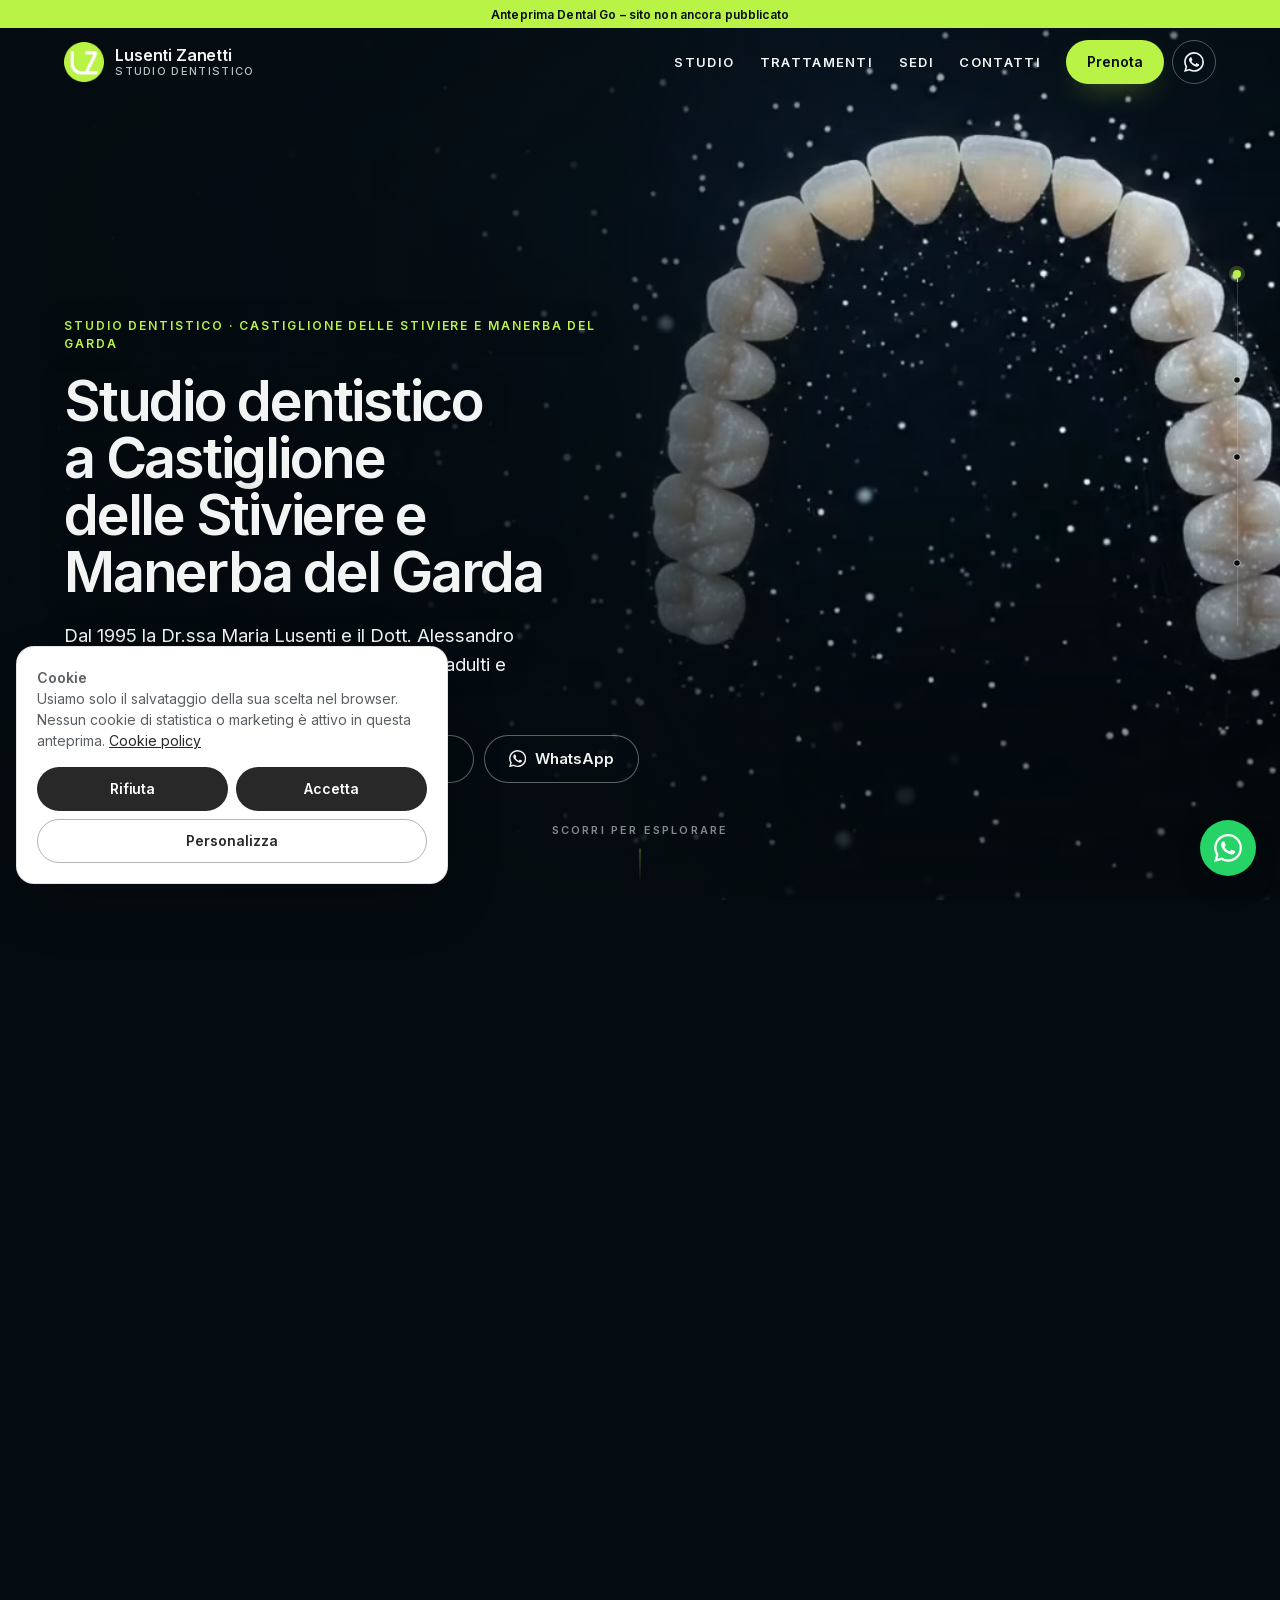
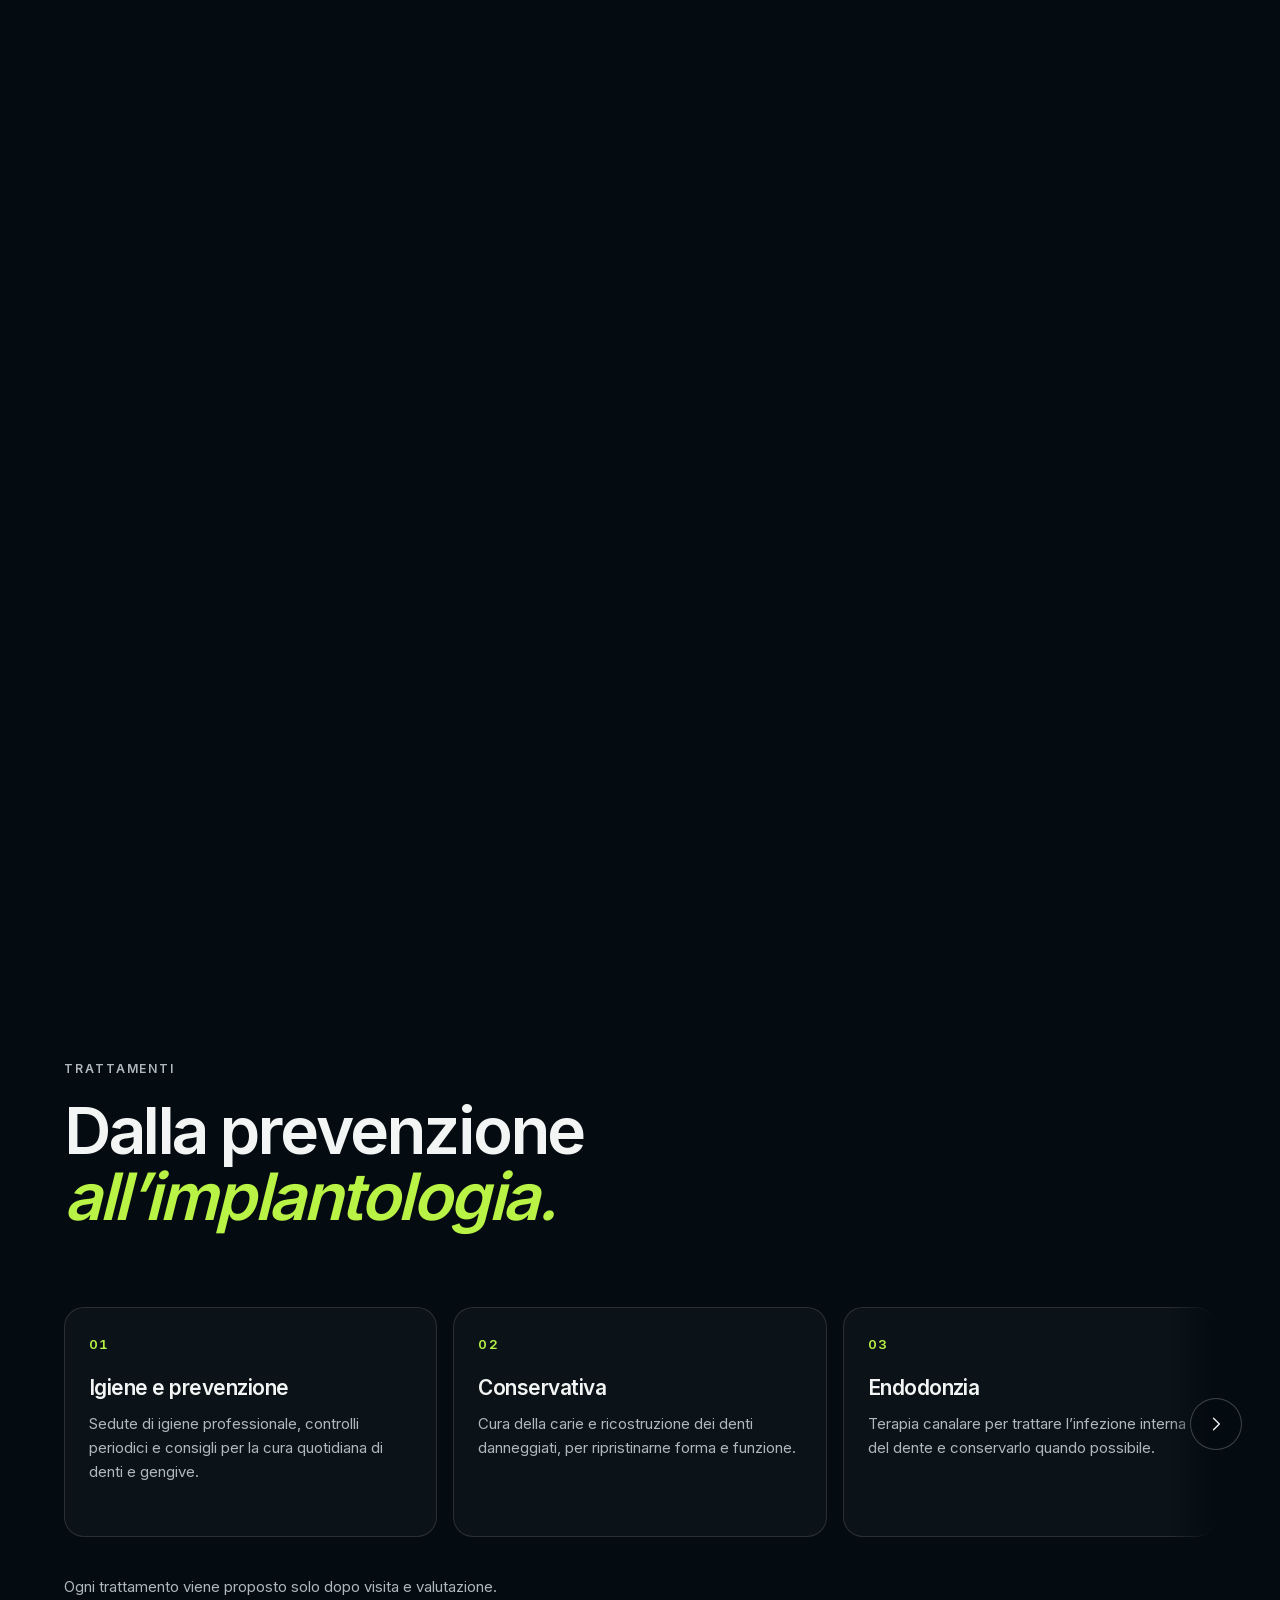
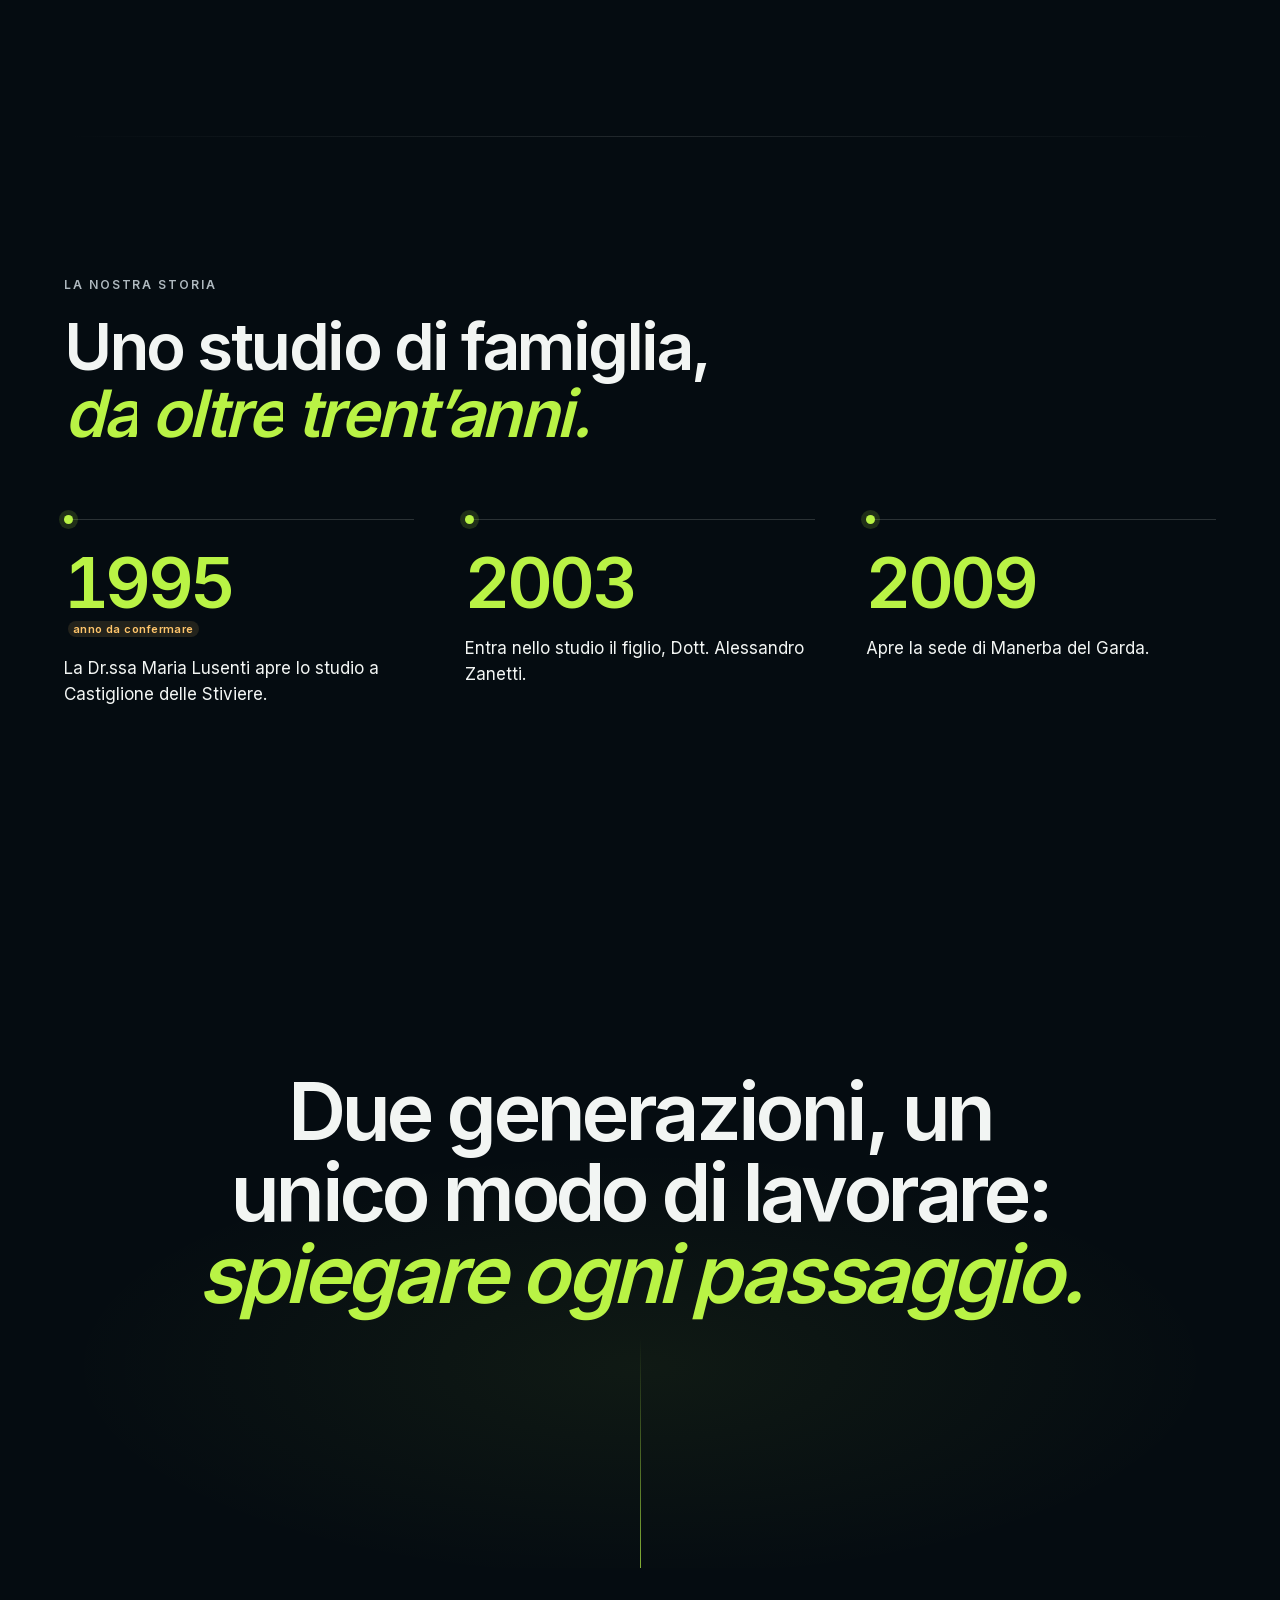
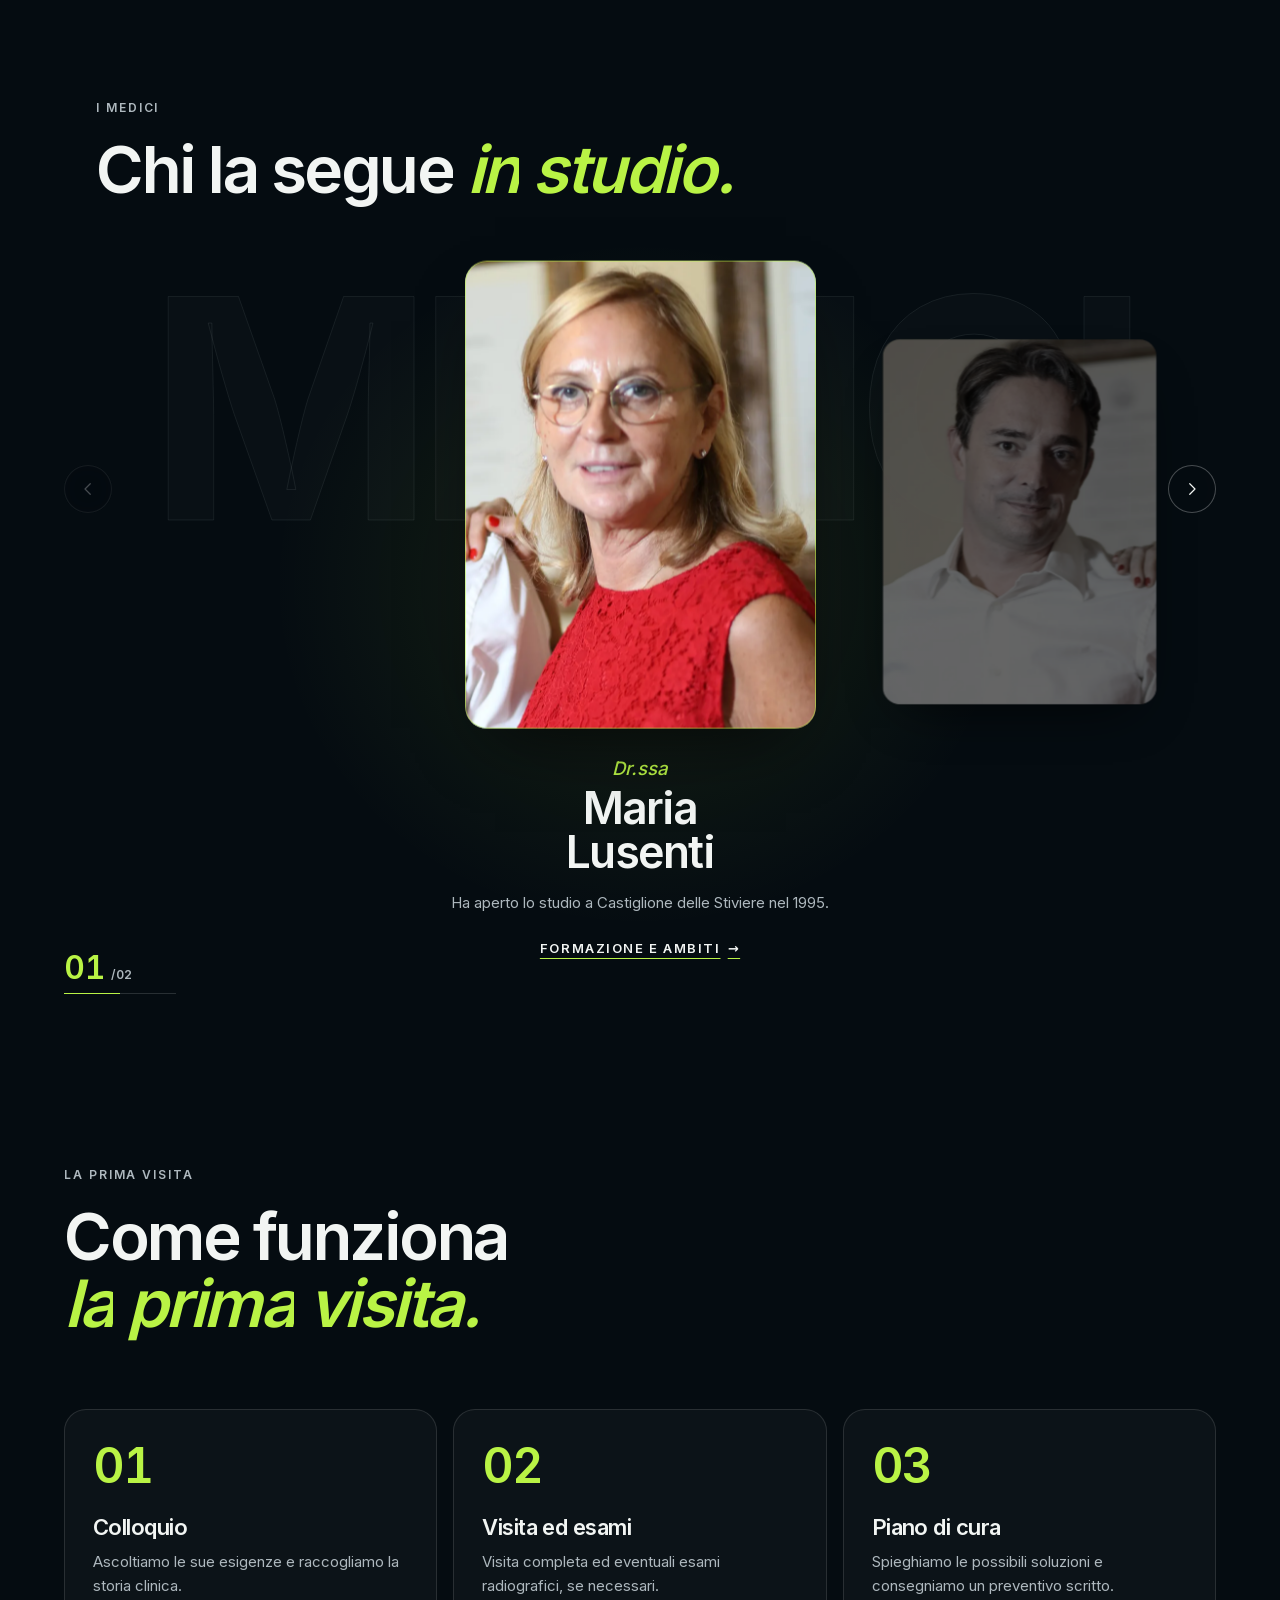
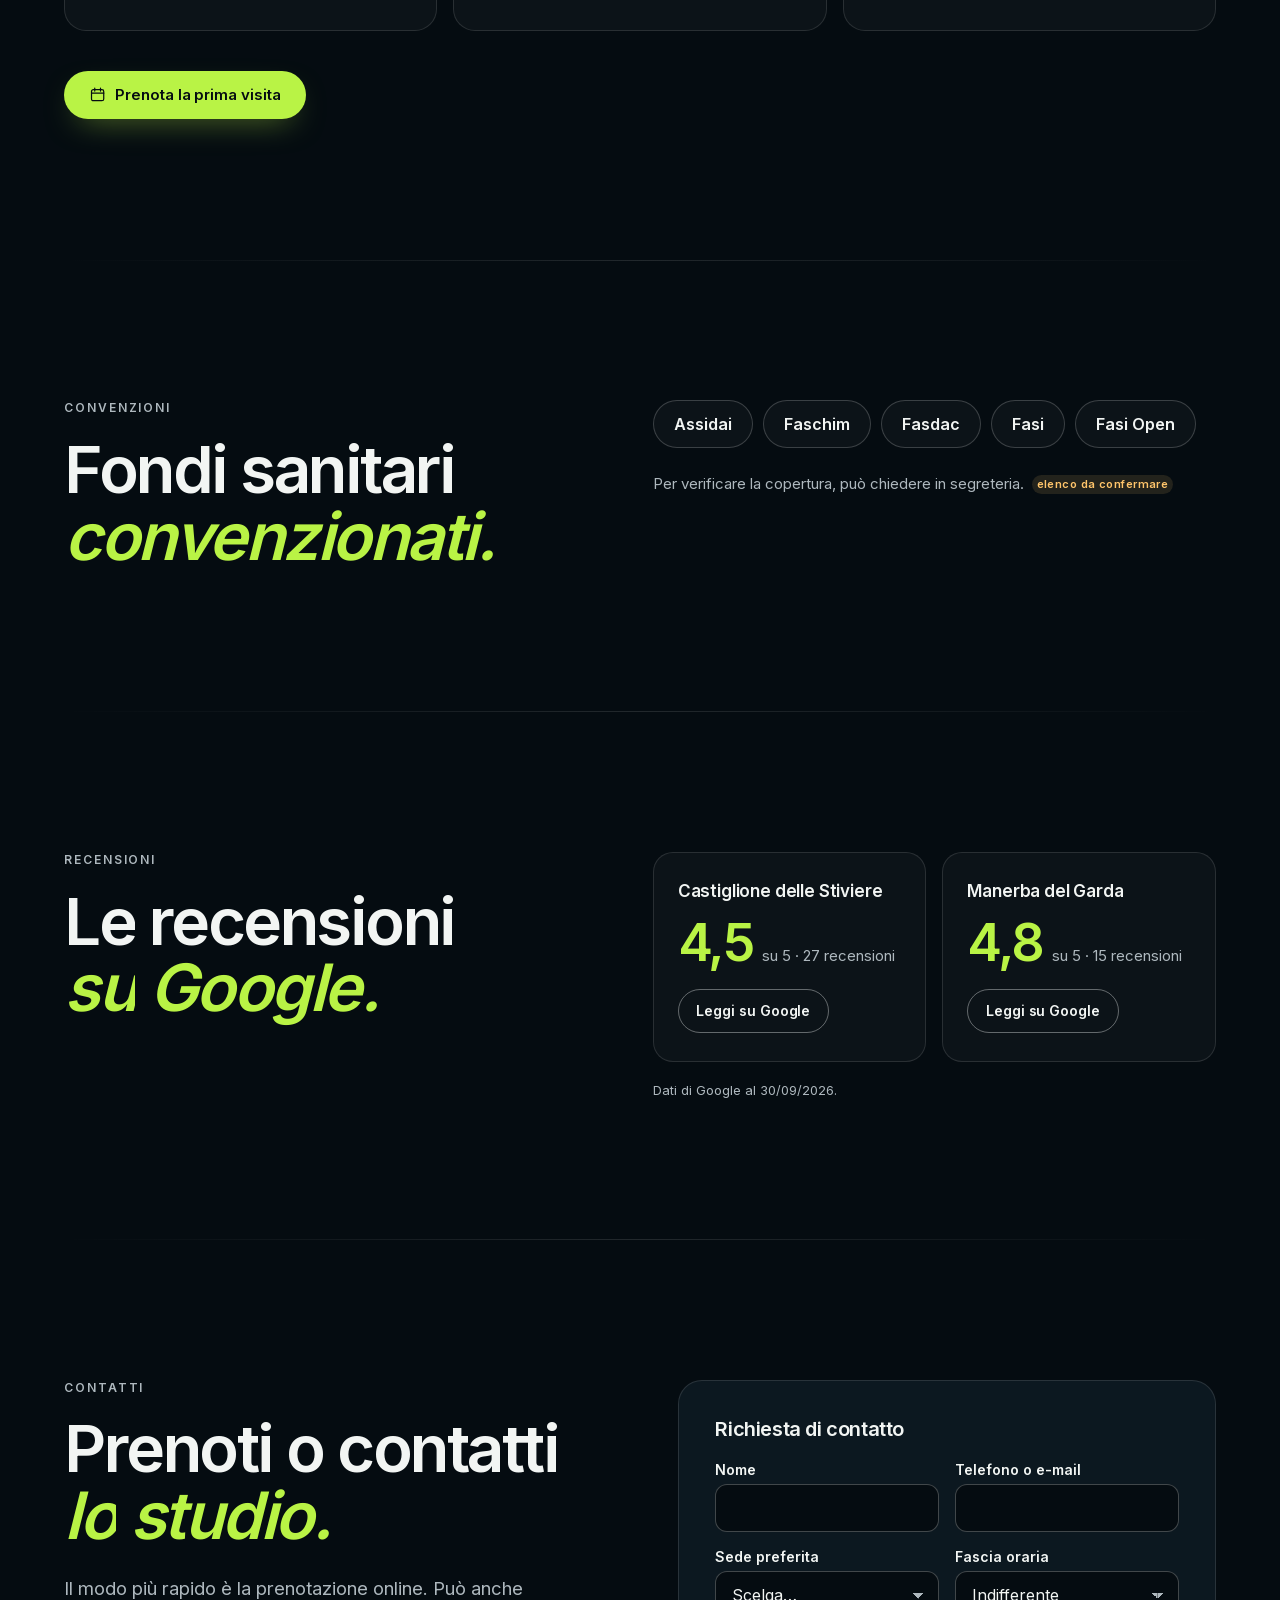
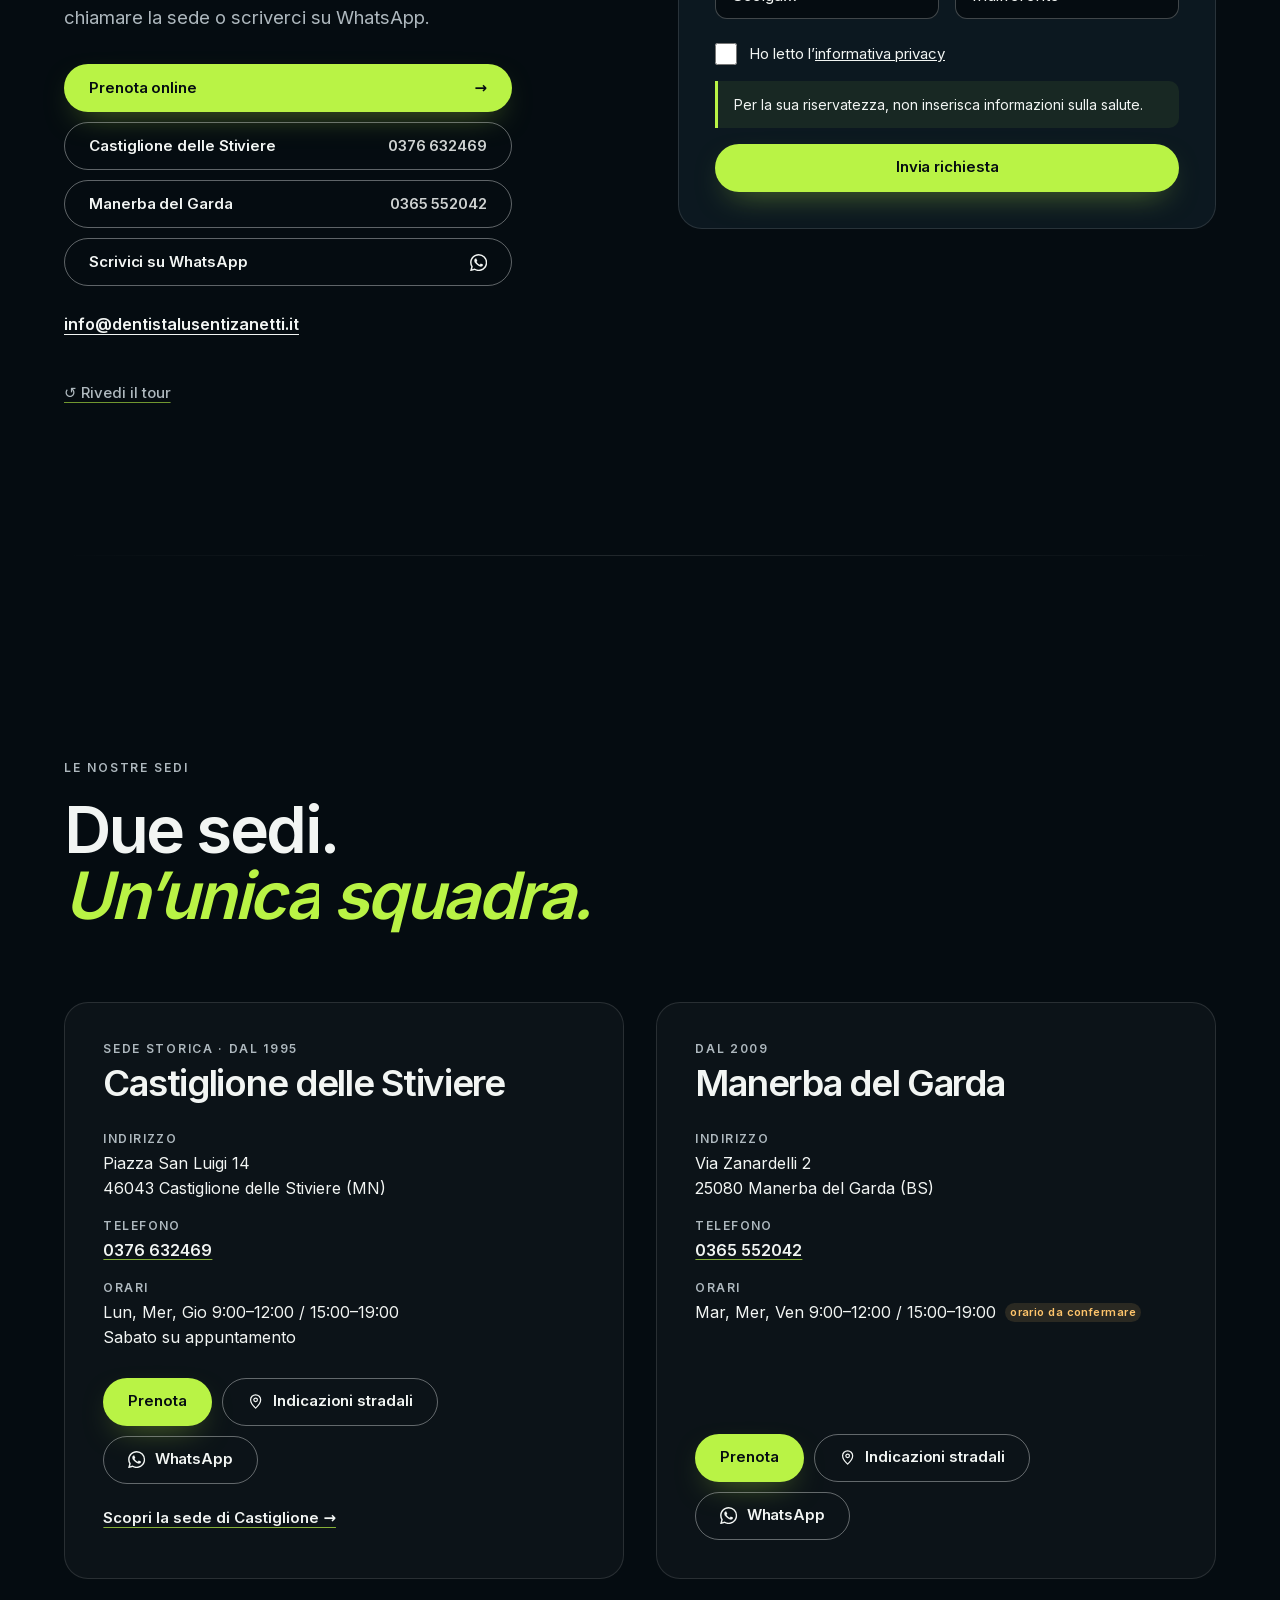
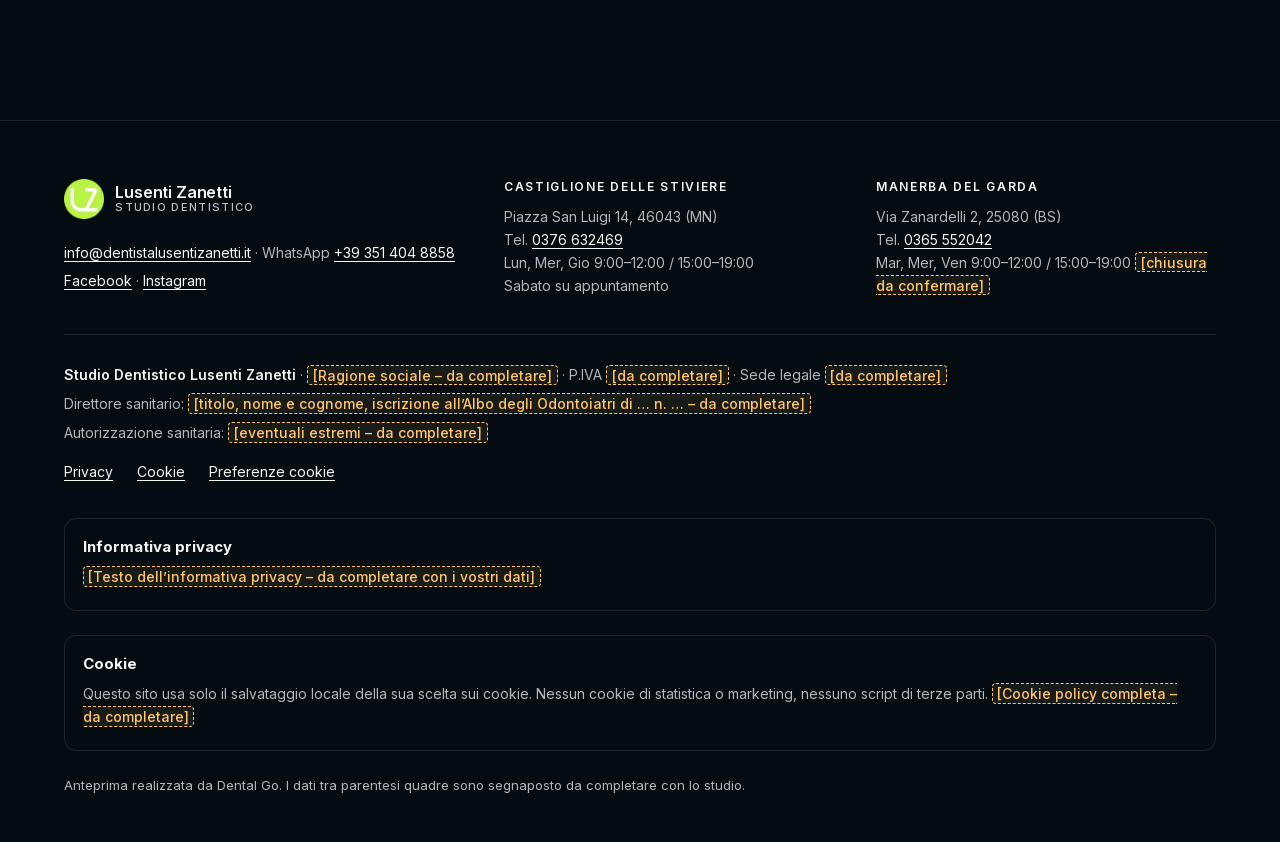
<file: index.html>
<!doctype html>
<html lang="it" class="no-js">
<head>
  <meta charset="utf-8">
  <meta name="viewport" content="width=device-width, initial-scale=1, viewport-fit=cover">
  <script>
    // JS attivo; l'intro si mostra una sola volta per sessione
    document.documentElement.className = 'js';
    try { if (sessionStorage.getItem('lz-intro')) document.documentElement.classList.add('no-intro'); else sessionStorage.setItem('lz-intro', '1'); } catch (e) {}
  </script>

  <!-- ANTEPRIMA: non indicizzare -->
  <meta name="robots" content="noindex, nofollow">

  <!-- SEO pronti per il sito vero -->
  <title>Dentista a Castiglione delle Stiviere e Manerba del Garda | Studio Lusenti Zanetti</title>
  <meta name="description" content="Studio Dentistico Lusenti Zanetti, due sedi: Castiglione delle Stiviere e Manerba del Garda. Igiene, conservativa, endodonzia, protesi, implantologia e ortodonzia. Prenotazione online.">
  <meta name="theme-color" content="#050C11">
  <meta name="format-detection" content="telephone=no">
  <link rel="icon" href="assets/img/logo-lz-96.webp" type="image/webp">

  <link rel="preload" href="assets/fonts/inter-var.woff2" as="font" type="font/woff2" crossorigin>
  <link rel="preload" as="image" href="assets/video/poster-mobile.webp" media="(max-aspect-ratio: 1/1)" fetchpriority="high">
  <link rel="preload" as="image" href="assets/video/poster-desktop.webp" media="(min-aspect-ratio: 1/1)" fetchpriority="high">
  <link rel="stylesheet" href="assets/css/base.css?v=4">
  <link rel="stylesheet" href="assets/css/tour.css?v=4">
  <!-- stili delle sezioni sotto la hero: caricati senza bloccare la prima schermata -->
  <link rel="stylesheet" href="assets/css/team.css?v=4" media="print" onload="this.media='all'">
  <link rel="stylesheet" href="assets/css/sezioni.css?v=4" media="print" onload="this.media='all'">
  <noscript><link rel="stylesheet" href="assets/css/team.css?v=4"><link rel="stylesheet" href="assets/css/sezioni.css?v=4"></noscript>
  <script src="assets/js/tour.js?v=4" defer></script>
  <script src="assets/js/team-data.js?v=4" defer></script>
  <script src="assets/js/team.js?v=4" defer></script>
  <script src="assets/js/fx.js?v=4" defer></script>
  <script src="assets/js/ui.js?v=4" defer></script>

  <!-- Dati strutturati: una scheda "Dentist" per sede. I dati tra [ ] sono da completare con lo studio. -->
  <script type="application/ld+json">
  {
    "@context": "https://schema.org",
    "@graph": [
      {
        "@type": "Dentist",
        "@id": "#sede-castiglione",
        "name": "Studio Dentistico Lusenti Zanetti – Castiglione delle Stiviere",
        "legalName": "[Ragione sociale – da completare]",
        "vatID": "[P.IVA – da completare]",
        "telephone": "+39 0376 632469",
        "email": "info@dentistalusentizanetti.it",
        "image": "assets/img/logo-lz-192.webp",
        "address": { "@type": "PostalAddress", "streetAddress": "Piazza San Luigi 14", "postalCode": "46043", "addressLocality": "Castiglione delle Stiviere", "addressRegion": "MN", "addressCountry": "IT" },
        "openingHoursSpecification": [
          { "@type": "OpeningHoursSpecification", "dayOfWeek": ["Monday", "Wednesday", "Thursday"], "opens": "09:00", "closes": "12:00" },
          { "@type": "OpeningHoursSpecification", "dayOfWeek": ["Monday", "Wednesday", "Thursday"], "opens": "15:00", "closes": "19:00" }
        ],
        "sameAs": ["https://www.facebook.com/profile.php?id=61567161992283", "https://www.instagram.com/lusenti_zanetti_dottori"]
      },
      {
        "@type": "Dentist",
        "@id": "#sede-manerba",
        "name": "Studio Dentistico Lusenti Zanetti – Manerba del Garda",
        "legalName": "[Ragione sociale – da completare]",
        "vatID": "[P.IVA – da completare]",
        "telephone": "+39 0365 552042",
        "email": "info@dentistalusentizanetti.it",
        "image": "assets/img/logo-lz-192.webp",
        "address": { "@type": "PostalAddress", "streetAddress": "Via Zanardelli 2", "postalCode": "25080", "addressLocality": "Manerba del Garda", "addressRegion": "BS", "addressCountry": "IT" },
        "openingHoursSpecification": [
          { "@type": "OpeningHoursSpecification", "dayOfWeek": ["Tuesday", "Wednesday", "Friday"], "opens": "09:00", "closes": "12:00" },
          { "@type": "OpeningHoursSpecification", "dayOfWeek": ["Tuesday", "Wednesday", "Friday"], "opens": "15:00", "closes": "19:00" }
        ],
        "sameAs": ["https://www.facebook.com/profile.php?id=61567161992283", "https://www.instagram.com/lusenti_zanetti_dottori"]
      }
    ]
  }
  </script>
</head>
<body>

  <!-- Icone (SVG in linea, nessuna richiesta esterna) -->
  <svg width="0" height="0" style="position:absolute" aria-hidden="true" focusable="false">
    <symbol id="i-wa" viewBox="0 0 24 24"><path fill="currentColor" d="M17.472 14.382c-.297-.149-1.758-.867-2.03-.967-.273-.099-.471-.148-.67.15-.197.297-.767.966-.94 1.164-.173.199-.347.223-.644.075-.297-.15-1.255-.463-2.39-1.475-.883-.788-1.48-1.761-1.653-2.059-.173-.297-.018-.458.13-.606.134-.133.298-.347.446-.52.149-.174.198-.298.298-.497.099-.198.05-.371-.025-.52-.075-.149-.669-1.612-.916-2.207-.242-.579-.487-.5-.669-.51-.173-.008-.371-.01-.57-.01-.198 0-.52.074-.792.372-.272.297-1.04 1.016-1.04 2.479 0 1.462 1.065 2.875 1.213 3.074.149.198 2.096 3.2 5.077 4.487.709.306 1.262.489 1.694.625.712.227 1.36.195 1.871.118.571-.085 1.758-.719 2.006-1.413.248-.694.248-1.289.173-1.413-.074-.124-.272-.198-.57-.347m-5.421 7.403h-.004a9.87 9.87 0 0 1-5.031-1.378l-.361-.214-3.741.982.998-3.648-.235-.374a9.86 9.86 0 0 1-1.51-5.26c.001-5.45 4.436-9.884 9.888-9.884 2.64 0 5.122 1.03 6.988 2.898a9.825 9.825 0 0 1 2.893 6.994c-.003 5.45-4.437 9.884-9.885 9.884m8.413-18.297A11.815 11.815 0 0 0 12.05 0C5.495 0 .16 5.335.157 11.892c0 2.096.547 4.142 1.588 5.945L.057 24l6.305-1.654a11.882 11.882 0 0 0 5.683 1.448h.005c6.554 0 11.89-5.335 11.893-11.893a11.821 11.821 0 0 0-3.48-8.413Z"/></symbol>
    <symbol id="i-phone" viewBox="0 0 24 24"><path fill="none" stroke="currentColor" stroke-width="1.7" stroke-linecap="round" stroke-linejoin="round" d="M5 3.5h3.2l1.6 4.2-2.1 1.4a11.5 11.5 0 0 0 7.2 7.2l1.4-2.1 4.2 1.6V19a1.9 1.9 0 0 1-2 1.9A16.5 16.5 0 0 1 3.1 5.5 1.9 1.9 0 0 1 5 3.5Z"/></symbol>
    <symbol id="i-cal" viewBox="0 0 24 24"><g fill="none" stroke="currentColor" stroke-width="1.7" stroke-linecap="round"><rect x="3.5" y="5" width="17" height="15.5" rx="2.5"/><path d="M3.5 10h17M8 3v4M16 3v4"/></g></symbol>
    <symbol id="i-pin" viewBox="0 0 24 24"><g fill="none" stroke="currentColor" stroke-width="1.7" stroke-linecap="round" stroke-linejoin="round"><path d="M12 21s-7-6.1-7-11.5a7 7 0 0 1 14 0C19 14.9 12 21 12 21Z"/><circle cx="12" cy="9.5" r="2.5"/></g></symbol>
    <symbol id="i-star" viewBox="0 0 24 24"><path fill="currentColor" d="m12 2.8 2.8 5.8 6.3.9-4.6 4.4 1.1 6.3L12 17.2l-5.6 3 1.1-6.3L2.9 9.5l6.3-.9L12 2.8Z"/></symbol>
    <symbol id="i-x" viewBox="0 0 24 24"><path fill="none" stroke="currentColor" stroke-width="1.6" stroke-linecap="round" d="M6 6l12 12M18 6L6 18"/></symbol>
  </svg>

  <!-- Intro: logo e payoff, ≤ 1,4 s, non blocca i clic, mai con "riduci movimento" -->
  <div class="intro" aria-hidden="true">
    <div class="intro__inner">
      <img src="assets/img/logo-lz-192.webp" alt="" width="72" height="72">
      <p class="intro__name">Studio Dentistico Lusenti Zanetti</p>
      <p class="intro__payoff">Castiglione delle Stiviere · Manerba del Garda</p>
    </div>
  </div>

  <p class="preview-strip">Anteprima Dental Go – sito non ancora pubblicato</p>

  <header class="topbar" id="topbar">
    <a class="brand" href="#tour" aria-label="Lusenti Zanetti Studio Dentistico, torna all’inizio">
      <img class="brand__mark" src="assets/img/logo-lz-96.webp" alt="" width="40" height="40">
      <span class="brand__word"><span class="brand__name">Lusenti Zanetti</span><span class="brand__sub">Studio Dentistico</span></span>
    </a>
    <nav class="topnav" aria-label="Navigazione principale">
      <div class="topnav__links">
        <a href="#storia">Studio</a>
        <a href="#trattamenti">Trattamenti</a>
        <a href="#sedi">Sedi</a>
        <a href="#contatti">Contatti</a>
      </div>
      <div class="topnav__actions">
        <!-- link per sede da confermare con lo studio -->
        <a class="btn btn--primary" href="https://prenota.alfadocs.com/p/castiglione-delle-stiviere-studio-dentistico-lusenti-9031" target="_blank" rel="noopener" data-cta="prenota" data-magnetic>Prenota</a>
        <a class="icon-btn" href="https://wa.me/393514048858?text=Buongiorno%2C%20vorrei%20informazioni%20per%20prenotare%20una%20visita." target="_blank" rel="noopener" aria-label="Scrivici su WhatsApp" data-cta="whatsapp"><svg aria-hidden="true"><use href="#i-wa"/></svg></a>
      </div>
    </nav>
    <button class="topbar__menu" type="button" aria-expanded="false" aria-controls="site-menu">Menu</button>
  </header>

  <!-- Menu a tutto schermo (mobile) -->
  <div class="site-menu" id="site-menu" hidden>
    <button class="site-menu__close" type="button" aria-label="Chiudi il menu"><svg aria-hidden="true"><use href="#i-x"/></svg></button>
    <nav class="site-menu__nav" aria-label="Menu">
      <a href="#storia"><small>01</small>Studio</a>
      <a href="#trattamenti"><small>02</small>Trattamenti</a>
      <a href="#sedi"><small>03</small>Sedi</a>
      <a href="#contatti"><small>04</small>Contatti</a>
    </nav>
    <div class="site-menu__cta">
      <!-- link per sede da confermare con lo studio -->
      <a class="btn btn--primary" href="https://prenota.alfadocs.com/p/castiglione-delle-stiviere-studio-dentistico-lusenti-9031" target="_blank" rel="noopener" data-cta="prenota">Prenota una visita</a>
      <div class="btn-row" style="display:grid;grid-template-columns:1fr 1fr">
        <button class="btn btn--ghost" type="button" data-call data-cta="chiama"><svg aria-hidden="true"><use href="#i-phone"/></svg>Chiama</button>
        <a class="btn btn--ghost" href="https://wa.me/393514048858?text=Buongiorno%2C%20vorrei%20informazioni%20per%20prenotare%20una%20visita." target="_blank" rel="noopener" aria-label="Scrivici su WhatsApp" data-cta="whatsapp"><svg aria-hidden="true"><use href="#i-wa"/></svg>WhatsApp</a>
      </div>
    </div>
  </div>

  <main>
    <!-- ============ HERO: video controllato dallo scroll ============
         data-timeline: coppie "scroll:secondo" (video di 10 s). Si parte da 1,2 s: nei primi 0,8 s il video è quasi nero e la prima schermata resterebbe vuota.
         Scene: data-from/data-to = intervallo di scroll (0–1); data-still = secondo mostrato con "riduci movimento". -->
    <section class="tour" id="tour" aria-label="Presentazione dello studio" tabindex="-1" data-header-theme="dark"
             data-timeline="0:1.2, 0.28:2.5, 0.50:4.5, 0.52:5, 0.78:7.5, 0.82:8, 1:10">
      <div class="tour__stage">

        <!-- Poster: immagine principale, mostrata subito -->
        <picture class="tour__poster">
          <source media="(max-aspect-ratio: 1/1)" srcset="assets/video/poster-mobile.webp" type="image/webp" width="720" height="1280">
          <img src="assets/video/poster-desktop.webp" alt="" width="1280" height="720" fetchpriority="high" decoding="async">
        </picture>

        <!-- Sorgente scelta da tour.js in base all'orientamento: un solo video scaricato. Nessuna traccia audio. -->
        <video class="tour__video" muted playsinline webkit-playsinline preload="none"
               disablepictureinpicture disableremoteplayback aria-hidden="true" tabindex="-1"></video>

        <div class="tour__shade" aria-hidden="true"></div>
        <div class="tour__shade-end" aria-hidden="true"></div>
        <div class="tour__loading" aria-hidden="true"><span></span></div>

        <div class="tour__frame">
          <div class="tour__scenes">

            <!-- Scena 1 (0–0,28 · video 0→2,5 s): prima cosa visibile -->
            <article class="scene scene--hero" data-from="0" data-to="0.28" data-still="2" data-label="Lo studio">
              <p class="scene__eyebrow">Studio dentistico · Castiglione delle Stiviere e Manerba del Garda</p>
              <h1 class="scene__title">Studio dentistico a Castiglione delle Stiviere e Manerba del Garda</h1>
              <p class="scene__text">Dal 1995 la Dr.ssa Maria Lusenti e il Dott. Alessandro Zanetti si prendono cura della salute orale di adulti e ragazzi, in due sedi.</p>
              <p class="scene__cta">
                <!-- link per sede da confermare con lo studio -->
                <a class="btn btn--primary" href="https://prenota.alfadocs.com/p/castiglione-delle-stiviere-studio-dentistico-lusenti-9031" target="_blank" rel="noopener" data-cta="prenota" data-magnetic><svg aria-hidden="true"><use href="#i-cal"/></svg>Prenota una visita</a>
                <button class="btn btn--ghost" type="button" data-call data-cta="chiama"><svg aria-hidden="true"><use href="#i-phone"/></svg>Chiama la sede</button>
                <a class="btn btn--ghost" href="https://wa.me/393514048858?text=Buongiorno%2C%20vorrei%20informazioni%20per%20prenotare%20una%20visita." target="_blank" rel="noopener" aria-label="Scrivici su WhatsApp" data-cta="whatsapp"><svg aria-hidden="true"><use href="#i-wa"/></svg>WhatsApp</a>
              </p>
            </article>

            <!-- Scena 2 (0,30–0,50 · video 2,5→4,5 s) -->
            <article class="scene" data-from="0.30" data-to="0.50" data-still="4" data-label="Il metodo">
              <p class="scene__eyebrow">01 — Il metodo</p>
              <h2 class="scene__title">Prima capire. <em>Poi curare.</em></h2>
              <p class="scene__text">Visita, esami quando servono, piano di cura spiegato e preventivo scritto.</p>
            </article>

            <!-- Scena 3 (0,52–0,78 · video 5,0→7,5 s) -->
            <article class="scene" data-from="0.52" data-to="0.78" data-still="6" data-label="Le cure">
              <p class="scene__eyebrow">02 — Le cure</p>
              <h2 class="scene__title">Dalla prevenzione <em>all’implantologia.</em></h2>
              <p class="scene__text">Anche ortodonzia, con apparecchi fissi, funzionali o allineatori trasparenti.</p>
            </article>

            <!-- Scena 4, finale (0,82–1 · video 8,0→10 s) -->
            <article class="scene scene--final" data-from="0.82" data-to="1" data-still="8.4" data-label="Le sedi">
              <p class="scene__eyebrow">Le nostre sedi</p>
              <p class="scene__title">Due sedi. <em>Un’unica squadra.</em></p>
              <p class="scene__cta">
                <!-- link per sede da confermare con lo studio -->
                <a class="btn btn--primary" href="https://prenota.alfadocs.com/p/castiglione-delle-stiviere-studio-dentistico-lusenti-9031" target="_blank" rel="noopener" data-cta="prenota" data-magnetic><svg aria-hidden="true"><use href="#i-cal"/></svg>Prenota una visita</a>
                <button class="btn btn--ghost" type="button" data-call data-cta="chiama"><svg aria-hidden="true"><use href="#i-phone"/></svg>Chiama la sede</button>
                <a class="btn btn--ghost" href="https://wa.me/393514048858?text=Buongiorno%2C%20vorrei%20informazioni%20per%20prenotare%20una%20visita." target="_blank" rel="noopener" aria-label="Scrivici su WhatsApp" data-cta="whatsapp"><svg aria-hidden="true"><use href="#i-wa"/></svg>WhatsApp</a>
              </p>
            </article>

          </div>

          <p class="tour__hint" aria-hidden="true"><span>Scorri per esplorare</span><i></i></p>
          <a class="tour__skip" href="#trattamenti">Salta al contenuto ↓</a>

          <!-- Mostrato solo se Safari blocca la preparazione del video (es. Risparmio energetico) -->
          <button class="tour__unlock btn btn--primary" type="button" hidden>Mostra il video</button>

          <nav class="progress" aria-label="Scene della presentazione">
            <div class="progress__track"><div class="progress__fill"></div></div>
            <ol class="progress__ticks"></ol>
          </nav>
        </div>

      </div>
    </section>

    <!-- ============ TRATTAMENTI (scura) ============ -->
    <section class="section theme-dark" id="trattamenti" aria-labelledby="trattamenti-title" data-header-theme="dark">
      <div class="section__inner">
        <header class="section__head">
          <p class="eyebrow">Trattamenti</p>
          <h2 class="h2" id="trattamenti-title" data-reveal>Dalla prevenzione <em>all’implantologia.</em></h2>
        </header>
        <div class="cure-carousel">
          <button class="cure-arrow cure-arrow--prev" type="button" aria-label="Trattamenti precedenti" aria-controls="cure-track" data-magnetic>
            <svg viewBox="0 0 24 24" fill="none" stroke="currentColor" stroke-width="1.6" stroke-linecap="round" stroke-linejoin="round" aria-hidden="true"><path d="M15 5l-7 7 7 7"/></svg>
          </button>
        <ul class="cure-grid" id="cure-track" aria-label="Trattamenti" tabindex="0" data-cursor="Trascina" data-stagger>
          <li class="cure-card"><span class="cure-card__num">01</span><h3>Igiene e prevenzione</h3><p>Sedute di igiene professionale, controlli periodici e consigli per la cura quotidiana di denti e gengive.</p></li>
          <li class="cure-card"><span class="cure-card__num">02</span><h3>Conservativa</h3><p>Cura della carie e ricostruzione dei denti danneggiati, per ripristinarne forma e funzione.</p></li>
          <li class="cure-card"><span class="cure-card__num">03</span><h3>Endodonzia</h3><p>Terapia canalare per trattare l’infezione interna del dente e conservarlo quando possibile.</p></li>
          <li class="cure-card"><span class="cure-card__num">04</span><h3>Protesi</h3><p>Protesi fisse o mobili progettate su misura per masticazione ed estetica.</p></li>
          <li class="cure-card"><span class="cure-card__num">05</span><h3>Implantologia</h3><p>Sostituzione di uno o più denti mancanti con impianti in titanio; indicazioni e tempi si valutano dopo visita ed esami.</p></li>
          <li class="cure-card"><span class="cure-card__num">06</span><h3>Chirurgia orale e rigenerazione ossea</h3><p>Estrazioni e interventi di chirurgia orale; tecniche di rigenerazione dell’osso quando necessarie.</p></li>
          <li class="cure-card"><span class="cure-card__num">07</span><h3>Ortodonzia</h3><p>Correzione della posizione dei denti con apparecchi fissi, funzionali o allineatori trasparenti.</p></li>
          <li class="cure-card"><span class="cure-card__num">08</span><h3>Gnatologia e bite</h3><p>Valutazione dei disturbi dell’articolazione temporo-mandibolare e del bruxismo; bite su misura quando indicato.</p></li>
          <li class="cure-card"><span class="cure-card__num">09</span><h3>Occlusione e postura</h3><p>Valutazione dei rapporti tra occlusione e postura; se indicato, in collaborazione con altri professionisti.</p></li>
        </ul>
          <button class="cure-arrow cure-arrow--next" type="button" aria-label="Trattamenti successivi" aria-controls="cure-track" data-magnetic>
            <svg viewBox="0 0 24 24" fill="none" stroke="currentColor" stroke-width="1.6" stroke-linecap="round" stroke-linejoin="round" aria-hidden="true"><path d="M9 5l7 7-7 7"/></svg>
          </button>
        </div>
        <p class="cure-note">Ogni trattamento viene proposto solo dopo visita e valutazione.</p>
      </div>
    </section>

<!-- ============ LA NOSTRA STORIA (scura) ============ -->
    <section class="section storia theme-dark" id="storia" aria-labelledby="storia-title" data-header-theme="dark" data-particles="28">
      <div class="section__inner">
        <header class="section__head">
          <p class="eyebrow">La nostra storia</p>
          <h2 class="h2" id="storia-title" data-reveal>Uno studio di famiglia, <em>da oltre trent’anni.</em></h2>
        </header>
        <ol class="timeline" data-stagger>
          <!-- DA CONFERMARE: Facebook indica il 1994 -->
          <li><span class="timeline__year">1995</span><span class="tbc">anno da confermare</span><p>La Dr.ssa Maria Lusenti apre lo studio a Castiglione delle Stiviere.</p></li>
          <li><span class="timeline__year">2003</span><p>Entra nello studio il figlio, Dott. Alessandro Zanetti.</p></li>
          <li><span class="timeline__year">2009</span><p>Apre la sede di Manerba del Garda.</p></li>
        </ol>
      </div>
    </section>

    <!-- Frase che si accende parola per parola con lo scroll -->
    <section class="bridge theme-dark" aria-label="Il nostro modo di lavorare" data-header-theme="dark">
      <div class="bridge__line" aria-hidden="true"><span></span></div>
      <p class="bridge__text" data-scroll-words>Due generazioni, un unico modo di lavorare: <em>spiegare ogni passaggio.</em></p>
    </section>

    <!-- ============ I MEDICI (scura) — dati in assets/js/team-data.js ============ -->
    <section class="team theme-dark" id="medici" aria-labelledby="medici-title" tabindex="-1" data-header-theme="dark" data-particles="22">
      <div class="team__bg" aria-hidden="true"></div>
      <div class="team__word" aria-hidden="true"><span>Medici</span></div>

      <header class="team__head">
        <p class="eyebrow">I medici</p>
        <h2 class="h2" id="medici-title" data-reveal>Chi la segue <em>in studio.</em></h2>
      </header>

      <div class="team__stage" data-cursor="Trascina">
        <div class="team__depth">
          <div class="team__track" role="tablist" aria-label="Medici dello studio"></div>
        </div>
        <button class="team__arrow team__arrow--prev" type="button" aria-label="Medico precedente" data-magnetic>
          <svg viewBox="0 0 24 24" fill="none" stroke="currentColor" stroke-width="1.6" stroke-linecap="round" stroke-linejoin="round" aria-hidden="true"><path d="M15 5l-7 7 7 7"/></svg>
        </button>
        <button class="team__arrow team__arrow--next" type="button" aria-label="Medico successivo" data-magnetic>
          <svg viewBox="0 0 24 24" fill="none" stroke="currentColor" stroke-width="1.6" stroke-linecap="round" stroke-linejoin="round" aria-hidden="true"><path d="M9 5l7 7-7 7"/></svg>
        </button>
      </div>

      <div class="team__info" id="team-panel" role="tabpanel">
        <h3 class="team__name"><button class="team__name-btn" type="button" data-team="name" aria-expanded="false" aria-controls="team-dossier"></button></h3>
        <p class="team__role" data-team="role"></p>
        <button class="team__more" type="button" aria-expanded="false" aria-controls="team-dossier" data-magnetic>Formazione e ambiti <span aria-hidden="true">→</span></button>
      </div>

      <div class="team__index" aria-hidden="true">
        <p class="team__index-num"><span data-team="index">01</span><small>/<span data-team="total">02</span></small></p>
        <div class="team__index-bar"><span></span></div>
      </div>

      <!-- Scheda del medico: pannello laterale su desktop, pannello dal basso su mobile -->
      <div class="dossier-backdrop" hidden></div>
      <aside class="dossier" id="team-dossier" role="dialog" aria-labelledby="dossier-name" hidden>
        <div class="dossier__handle" aria-hidden="true"></div>
        <button class="dossier__close" type="button" aria-label="Chiudi il profilo"><svg aria-hidden="true"><use href="#i-x"/></svg></button>
        <div class="dossier__body">
          <figure class="dossier__media"><img alt="" width="720" height="960" decoding="async"></figure>
          <p class="dossier__kicker">Profilo</p>
          <h3 class="dossier__name" id="dossier-name"></h3>
          <p class="dossier__role"></p>
          <div class="dossier__block">
            <h4>Formazione</h4>
            <ul data-dossier="education"></ul>
          </div>
          <div class="dossier__block">
            <h4>Ambiti di lavoro</h4>
            <ul data-dossier="areas"></ul>
          </div>
          <div class="dossier__block">
            <h4>Direzione sanitaria</h4>
            <p>Direttore sanitario: <span class="ph">[da completare con i vostri dati]</span></p>
          </div>
        </div>
        <!-- link per sede da confermare con lo studio -->
        <a class="dossier__cta btn btn--primary" href="https://prenota.alfadocs.com/p/castiglione-delle-stiviere-studio-dentistico-lusenti-9031" target="_blank" rel="noopener" data-cta="prenota">Prenota una visita <span class="arr" aria-hidden="true">→</span></a>
      </aside>
    </section>

<!-- ============ LA PRIMA VISITA (scura) ============ -->
    <section class="section visita theme-dark" id="prima-visita" aria-labelledby="visita-title" data-header-theme="dark" data-particles="24">
      <div class="section__inner">
        <header class="section__head">
          <p class="eyebrow">La prima visita</p>
          <h2 class="h2" id="visita-title" data-reveal>Come funziona <em>la prima visita.</em></h2>
        </header>
        <ol class="steps" data-stagger>
          <li class="step"><span class="step__num">01</span><h3>Colloquio</h3><p>Ascoltiamo le sue esigenze e raccogliamo la storia clinica.</p></li>
          <li class="step"><span class="step__num">02</span><h3>Visita ed esami</h3><p>Visita completa ed eventuali esami radiografici, se necessari.</p></li>
          <li class="step"><span class="step__num">03</span><h3>Piano di cura</h3><p>Spieghiamo le possibili soluzioni e consegniamo un preventivo scritto.</p></li>
        </ol>
        <div class="visita__cta">
          <!-- link per sede da confermare con lo studio -->
          <a class="btn btn--primary" href="https://prenota.alfadocs.com/p/castiglione-delle-stiviere-studio-dentistico-lusenti-9031" target="_blank" rel="noopener" data-cta="prenota" data-magnetic><svg aria-hidden="true"><use href="#i-cal"/></svg>Prenota la prima visita</a>
        </div>
      </div>
    </section>

    <!-- ============ CONVENZIONI (scura) ============ -->
    <section class="section theme-dark" id="convenzioni" aria-labelledby="convenzioni-title" data-header-theme="dark">
      <div class="section__inner split">
        <header>
          <p class="eyebrow">Convenzioni</p>
          <h2 class="h2" id="convenzioni-title" data-reveal>Fondi sanitari <em>convenzionati.</em></h2>
        </header>
        <div>
          <!-- DA CONFERMARE: elenco ricavato da AlfaDocs -->
          <ul class="funds" data-stagger>
            <li>Assidai</li><li>Faschim</li><li>Fasdac</li><li>Fasi</li><li>Fasi Open</li>
          </ul>
          <p class="funds-note">Per verificare la copertura, può chiedere in segreteria. <span class="tbc">elenco da confermare</span></p>
        </div>
      </div>
    </section>

    <!-- ============ RECENSIONI (scura): solo voto medio e numero, nessuna citazione ============ -->
    <section class="section theme-dark" id="recensioni" aria-labelledby="recensioni-title" data-header-theme="dark">
      <div class="section__inner split">
        <header>
          <p class="eyebrow">Recensioni</p>
          <h2 class="h2" id="recensioni-title" data-reveal>Le recensioni <em>su Google.</em></h2>
        </header>
        <div>
          <div class="reviews" data-stagger>
            <article class="review-card">
              <h3>Castiglione delle Stiviere</h3>
              <p class="review-card__score"><b>4,5</b><span>su 5 · 27 recensioni</span></p>
              <a class="btn btn--ghost btn--small" href="https://www.google.com/maps/search/?api=1&amp;query=Studio+Dentistico+Lusenti+Zanetti+Piazza+San+Luigi+14+Castiglione+delle+Stiviere" target="_blank" rel="noopener">Leggi su Google</a>
            </article>
            <article class="review-card">
              <h3>Manerba del Garda</h3>
              <p class="review-card__score"><b>4,8</b><span>su 5 · 15 recensioni</span></p>
              <a class="btn btn--ghost btn--small" href="https://www.google.com/maps/search/?api=1&amp;query=Studio+Dentistico+Lusenti+Zanetti+Via+Zanardelli+2+Manerba+del+Garda" target="_blank" rel="noopener">Leggi su Google</a>
            </article>
          </div>
          <p class="reviews-note">Dati di Google al 30/09/2026.</p>
        </div>
      </div>
    </section>

    <!-- ============ CONTATTI (scura) ============ -->
    <section class="section contact theme-dark" id="contatti" aria-labelledby="contatti-title" tabindex="-1" data-header-theme="dark" data-particles="20">
      <div class="section__inner contact__grid">
        <div>
          <p class="eyebrow">Contatti</p>
          <h2 class="h2" id="contatti-title" data-reveal>Prenoti o contatti <em>lo studio.</em></h2>
          <p class="lead">Il modo più rapido è la prenotazione online. Può anche chiamare la sede o scriverci su WhatsApp.</p>
          <div class="contact__actions">
            <!-- link per sede da confermare con lo studio -->
            <a class="btn btn--primary" href="https://prenota.alfadocs.com/p/castiglione-delle-stiviere-studio-dentistico-lusenti-9031" target="_blank" rel="noopener" data-cta="prenota" data-magnetic><span>Prenota online</span><span class="arr" aria-hidden="true">→</span></a>
            <a class="btn btn--ghost" href="tel:+390376632469" data-cta="chiama"><span>Castiglione delle Stiviere</span><span class="num">0376 632469</span></a>
            <a class="btn btn--ghost" href="tel:+390365552042" data-cta="chiama"><span>Manerba del Garda</span><span class="num">0365 552042</span></a>
            <a class="btn btn--ghost" href="https://wa.me/393514048858?text=Buongiorno%2C%20vorrei%20informazioni%20per%20prenotare%20una%20visita." target="_blank" rel="noopener" data-cta="whatsapp"><span>Scrivici su WhatsApp</span><svg aria-hidden="true"><use href="#i-wa"/></svg></a>
          </div>
          <a class="contact__mail" href="mailto:info@dentistalusentizanetti.it">info@dentistalusentizanetti.it</a>
          <br>
          <button class="contact__replay" type="button" data-replay>↺ Rivedi il tour</button>
        </div>

        <!-- Modulo breve. DEMO: nessun invio, nessun dato raccolto. -->
        <form class="form" data-demo-form novalidate>
          <h3>Richiesta di contatto</h3>
          <div class="field-row">
            <div class="field"><label for="f-nome">Nome</label><input id="f-nome" name="nome" type="text" autocomplete="name" required></div>
            <div class="field"><label for="f-contatto">Telefono o e-mail</label><input id="f-contatto" name="contatto" type="text" autocomplete="tel" required></div>
          </div>
          <div class="field-row">
            <div class="field">
              <label for="f-sede">Sede preferita</label>
              <select id="f-sede" name="sede" required>
                <option value="">Scelga…</option>
                <option>Castiglione delle Stiviere</option>
                <option>Manerba del Garda</option>
              </select>
            </div>
            <div class="field">
              <label for="f-fascia">Fascia oraria</label>
              <select id="f-fascia" name="fascia">
                <option value="">Indifferente</option>
                <option>Mattina</option>
                <option>Pomeriggio</option>
              </select>
            </div>
          </div>
          <label class="check"><input type="checkbox" name="privacy" required> <span>Ho letto l’<a href="#privacy">informativa privacy</a></span></label>
          <p class="form__warn">Per la sua riservatezza, non inserisca informazioni sulla salute.</p>
          <button class="btn btn--primary" type="submit">Invia richiesta</button>
          <p class="form__status" role="status" aria-live="polite"></p>
        </form>
      </div>
    </section>
    <!-- ============ LE SEDI (scura) ============ -->
    <section class="section sedi theme-dark" id="sedi" aria-labelledby="sedi-title" data-header-theme="dark">
      <div class="section__inner">
        <header class="section__head">
          <p class="eyebrow">Le nostre sedi</p>
          <h2 class="h2" id="sedi-title" data-reveal>Due sedi. <em>Un’unica squadra.</em></h2>
        </header>

        <div class="sedi__grid">
          <article class="sede-card" id="sede-castiglione">
            <p class="sede-card__label">Sede storica · dal 1995</p>
            <h3>Castiglione delle Stiviere</h3>
            <dl>
              <div><dt>Indirizzo</dt><dd>Piazza San Luigi 14<br>46043 Castiglione delle Stiviere (MN)</dd></div>
              <div><dt>Telefono</dt><dd><a href="tel:+390376632469" data-cta="chiama">0376 632469</a></dd></div>
              <div><dt>Orari</dt><dd>Lun, Mer, Gio 9:00–12:00 / 15:00–19:00<br>Sabato su appuntamento</dd></div>
            </dl>
            <div class="btn-row">
              <!-- link per sede da confermare con lo studio -->
              <a class="btn btn--primary" href="https://prenota.alfadocs.com/p/castiglione-delle-stiviere-studio-dentistico-lusenti-9031" target="_blank" rel="noopener" data-cta="prenota">Prenota</a>
              <a class="btn btn--ghost" href="https://www.google.com/maps/search/?api=1&amp;query=Piazza+San+Luigi+14+Castiglione+delle+Stiviere" target="_blank" rel="noopener" data-cta="indicazioni"><svg aria-hidden="true"><use href="#i-pin"/></svg>Indicazioni stradali</a>
              <a class="btn btn--ghost" href="https://wa.me/393514048858?text=Buongiorno%2C%20vorrei%20informazioni%20per%20prenotare%20una%20visita%20presso%20la%20sede%20di%20Castiglione%20delle%20Stiviere." target="_blank" rel="noopener" aria-label="Scrivici su WhatsApp per la sede di Castiglione delle Stiviere" data-cta="whatsapp"><svg aria-hidden="true"><use href="#i-wa"/></svg>WhatsApp</a>
            </div>
            <a class="sede-card__more" href="sede-castiglione/">Scopri la sede di Castiglione →</a>
          </article>

          <article class="sede-card" id="sede-manerba">
            <p class="sede-card__label">Dal 2009</p>
            <h3>Manerba del Garda</h3>
            <dl>
              <div><dt>Indirizzo</dt><dd>Via Zanardelli 2<br>25080 Manerba del Garda (BS)</dd></div>
              <div><dt>Telefono</dt><dd><a href="tel:+390365552042" data-cta="chiama">0365 552042</a></dd></div>
              <!-- DA CONFERMARE: Google indica chiusura alle 18 -->
              <div><dt>Orari</dt><dd>Mar, Mer, Ven 9:00–12:00 / 15:00–19:00 <span class="tbc">orario da confermare</span></dd></div>
            </dl>
            <div class="btn-row">
              <!-- link per sede da confermare con lo studio -->
              <a class="btn btn--primary" href="https://prenota.alfadocs.com/p/castiglione-delle-stiviere-studio-dentistico-lusenti-9031" target="_blank" rel="noopener" data-cta="prenota">Prenota</a>
              <a class="btn btn--ghost" href="https://www.google.com/maps/search/?api=1&amp;query=Via+Zanardelli+2+Manerba+del+Garda" target="_blank" rel="noopener" data-cta="indicazioni"><svg aria-hidden="true"><use href="#i-pin"/></svg>Indicazioni stradali</a>
              <a class="btn btn--ghost" href="https://wa.me/393514048858?text=Buongiorno%2C%20vorrei%20informazioni%20per%20prenotare%20una%20visita%20presso%20la%20sede%20di%20Manerba%20del%20Garda." target="_blank" rel="noopener" aria-label="Scrivici su WhatsApp per la sede di Manerba del Garda" data-cta="whatsapp"><svg aria-hidden="true"><use href="#i-wa"/></svg>WhatsApp</a>
            </div>
          </article>
        </div>
      </div>
    </section>
  </main>

  <!-- ============ FOOTER LEGALE (L. 145/2018, deontologia CAO) — dati tra [ ] da completare ============ -->
  <footer class="legal" data-header-theme="dark">
    <div class="legal__inner">
      <div class="legal__top">
        <div>
          <a class="brand" href="#tour" aria-label="Lusenti Zanetti Studio Dentistico, torna all’inizio">
            <img class="brand__mark" src="assets/img/logo-lz-96.webp" alt="" width="40" height="40" loading="lazy">
            <span class="brand__word"><span class="brand__name">Lusenti Zanetti</span><span class="brand__sub">Studio Dentistico</span></span>
          </a>
          <p style="margin-top:1rem"><a href="mailto:info@dentistalusentizanetti.it">info@dentistalusentizanetti.it</a> · WhatsApp <a href="https://wa.me/393514048858?text=Buongiorno%2C%20vorrei%20informazioni%20per%20prenotare%20una%20visita." target="_blank" rel="noopener" data-cta="whatsapp">+39 351 404 8858</a></p>
          <p><a href="https://www.facebook.com/profile.php?id=61567161992283" target="_blank" rel="noopener">Facebook</a> · <a href="https://www.instagram.com/lusenti_zanetti_dottori" target="_blank" rel="noopener">Instagram</a></p>
        </div>
        <div>
          <h2>Castiglione delle Stiviere</h2>
          <p>Piazza San Luigi 14, 46043 (MN)<br>Tel. <a href="tel:+390376632469" data-cta="chiama">0376 632469</a><br>Lun, Mer, Gio 9:00–12:00 / 15:00–19:00<br>Sabato su appuntamento</p>
        </div>
        <div>
          <h2>Manerba del Garda</h2>
          <p>Via Zanardelli 2, 25080 (BS)<br>Tel. <a href="tel:+390365552042" data-cta="chiama">0365 552042</a><br>Mar, Mer, Ven 9:00–12:00 / 15:00–19:00 <span class="ph">[chiusura da confermare]</span></p>
        </div>
      </div>
      <div class="legal__data">
        <p><strong>Studio Dentistico Lusenti Zanetti</strong> · <span class="ph">[Ragione sociale – da completare]</span> · P.IVA <span class="ph">[da completare]</span> · Sede legale <span class="ph">[da completare]</span></p>
        <p>Direttore sanitario: <span class="ph">[titolo, nome e cognome, iscrizione all’Albo degli Odontoiatri di … n. … – da completare]</span></p>
        <p>Autorizzazione sanitaria: <span class="ph">[eventuali estremi – da completare]</span></p>
        <p class="legal__links">
          <a href="#privacy">Privacy</a>
          <a href="#cookie">Cookie</a>
          <button type="button" data-cookie-prefs>Preferenze cookie</button>
        </p>
        <div class="legal__policy" id="privacy" tabindex="-1">
          <h3>Informativa privacy</h3>
          <p><span class="ph">[Testo dell’informativa privacy – da completare con i vostri dati]</span></p>
        </div>
        <div class="legal__policy" id="cookie" tabindex="-1">
          <h3>Cookie</h3>
          <p>Questo sito usa solo il salvataggio locale della sua scelta sui cookie. Nessun cookie di statistica o marketing, nessuno script di terze parti. <span class="ph">[Cookie policy completa – da completare]</span></p>
        </div>
        <p class="legal__demo">Anteprima realizzata da Dental Go. I dati tra parentesi quadre sono segnaposto da completare con lo studio.</p>
      </div>
    </div>
  </footer>

  <!-- Barra fissa in basso (mobile): Prenota · Chiama · WhatsApp -->
  <nav class="mobile-bar" aria-label="Azioni rapide">
    <!-- link per sede da confermare con lo studio -->
    <a class="is-main" href="https://prenota.alfadocs.com/p/castiglione-delle-stiviere-studio-dentistico-lusenti-9031" target="_blank" rel="noopener" data-cta="prenota"><svg aria-hidden="true"><use href="#i-cal"/></svg>Prenota</a>
    <button type="button" data-call data-cta="chiama"><svg aria-hidden="true"><use href="#i-phone"/></svg>Chiama</button>
    <a href="https://wa.me/393514048858?text=Buongiorno%2C%20vorrei%20informazioni%20per%20prenotare%20una%20visita." target="_blank" rel="noopener" aria-label="Scrivici su WhatsApp" data-cta="whatsapp"><svg aria-hidden="true"><use href="#i-wa"/></svg>WhatsApp</a>
  </nav>

  <!-- WhatsApp flottante (desktop) -->
  <a class="wa-float" href="https://wa.me/393514048858?text=Buongiorno%2C%20vorrei%20informazioni%20per%20prenotare%20una%20visita." target="_blank" rel="noopener" aria-label="Scrivici su WhatsApp" data-cta="whatsapp"><svg aria-hidden="true"><use href="#i-wa"/></svg></a>

  <!-- Pannello "Chiama la sede" -->
  <dialog class="call-sheet" id="call-sheet" aria-labelledby="call-title">
    <div class="call-sheet__inner">
      <h2 class="call-sheet__title" id="call-title">Chiama la sede</h2>
      <p class="call-sheet__note">Scelga la sede che preferisce.</p>
      <button class="call-sheet__close" type="button" aria-label="Chiudi"><svg aria-hidden="true"><use href="#i-x"/></svg></button>
      <ul class="call-sheet__list">
        <li><a href="tel:+390376632469" data-cta="chiama"><span><b>Castiglione delle Stiviere</b><span>Lun, Mer, Gio · Sabato su appuntamento</span></span><span class="call-sheet__num">0376 632469</span></a></li>
        <li><a href="tel:+390365552042" data-cta="chiama"><span><b>Manerba del Garda</b><span>Mar, Mer, Ven</span></span><span class="call-sheet__num">0365 552042</span></a></li>
      </ul>
    </div>
  </dialog>

  <!-- Banner cookie: Accetta e Rifiuta con lo stesso peso -->
  <div class="cookie theme-light" id="cookie-banner" role="region" aria-label="Preferenze cookie" hidden>
    <p class="cookie__title">Cookie</p>
    <p>Usiamo solo il salvataggio della sua scelta nel browser. Nessun cookie di statistica o marketing è attivo in questa anteprima. <a href="#cookie">Cookie policy</a></p>
    <div class="cookie__prefs" hidden>
      <label><input type="checkbox" checked disabled> Tecnici (necessari, sempre attivi)</label>
      <label><input type="checkbox" name="cookie-stat"> Statistici (nessuno in uso)</label>
      <label><input type="checkbox" name="cookie-mkt"> Marketing (nessuno in uso)</label>
    </div>
    <div class="cookie__actions">
      <button class="btn cookie__no" type="button">Rifiuta</button>
      <button class="btn cookie__yes" type="button">Accetta</button>
      <button class="btn btn--ghost cookie__custom" type="button">Personalizza</button>
    </div>
  </div>

  <div class="cursor is-hidden" aria-hidden="true"><span class="cursor__ring"></span><span class="cursor__dot"></span><span class="cursor__label"></span></div>
</body>
</html>
</file>
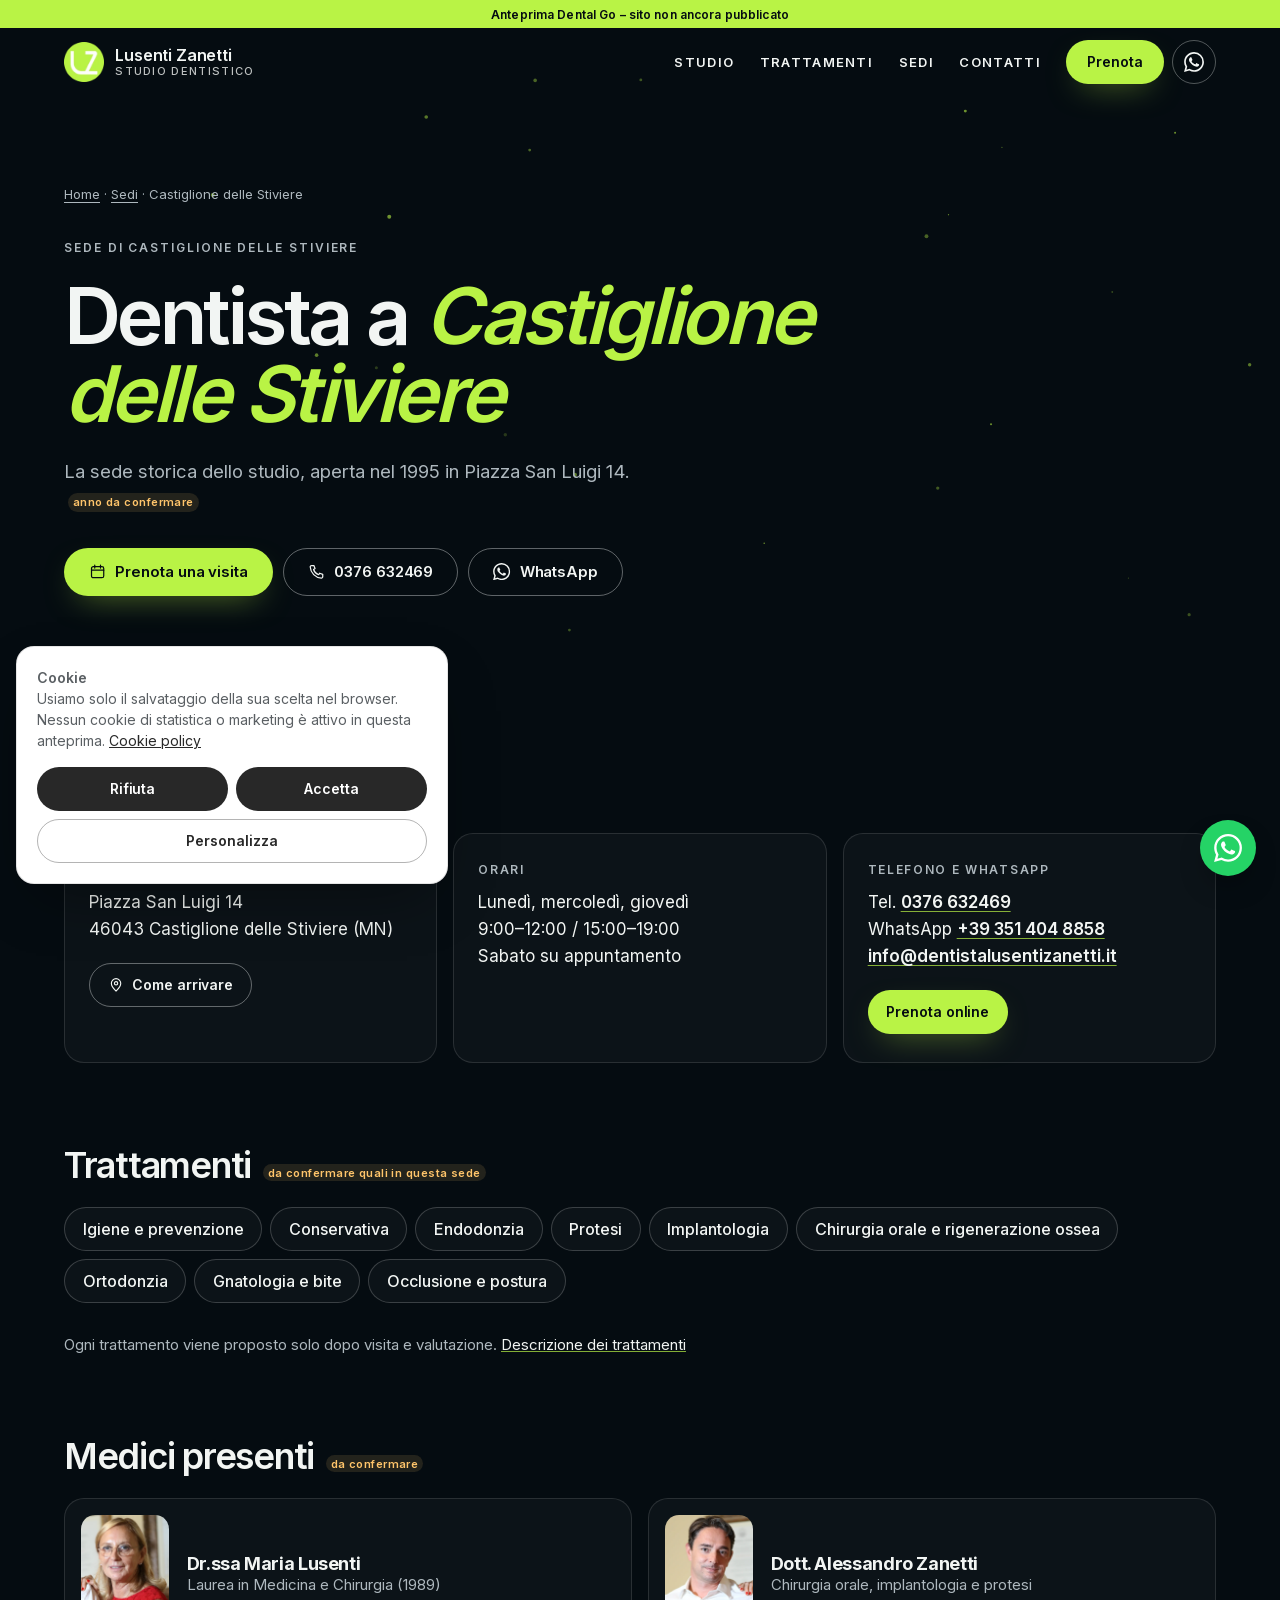
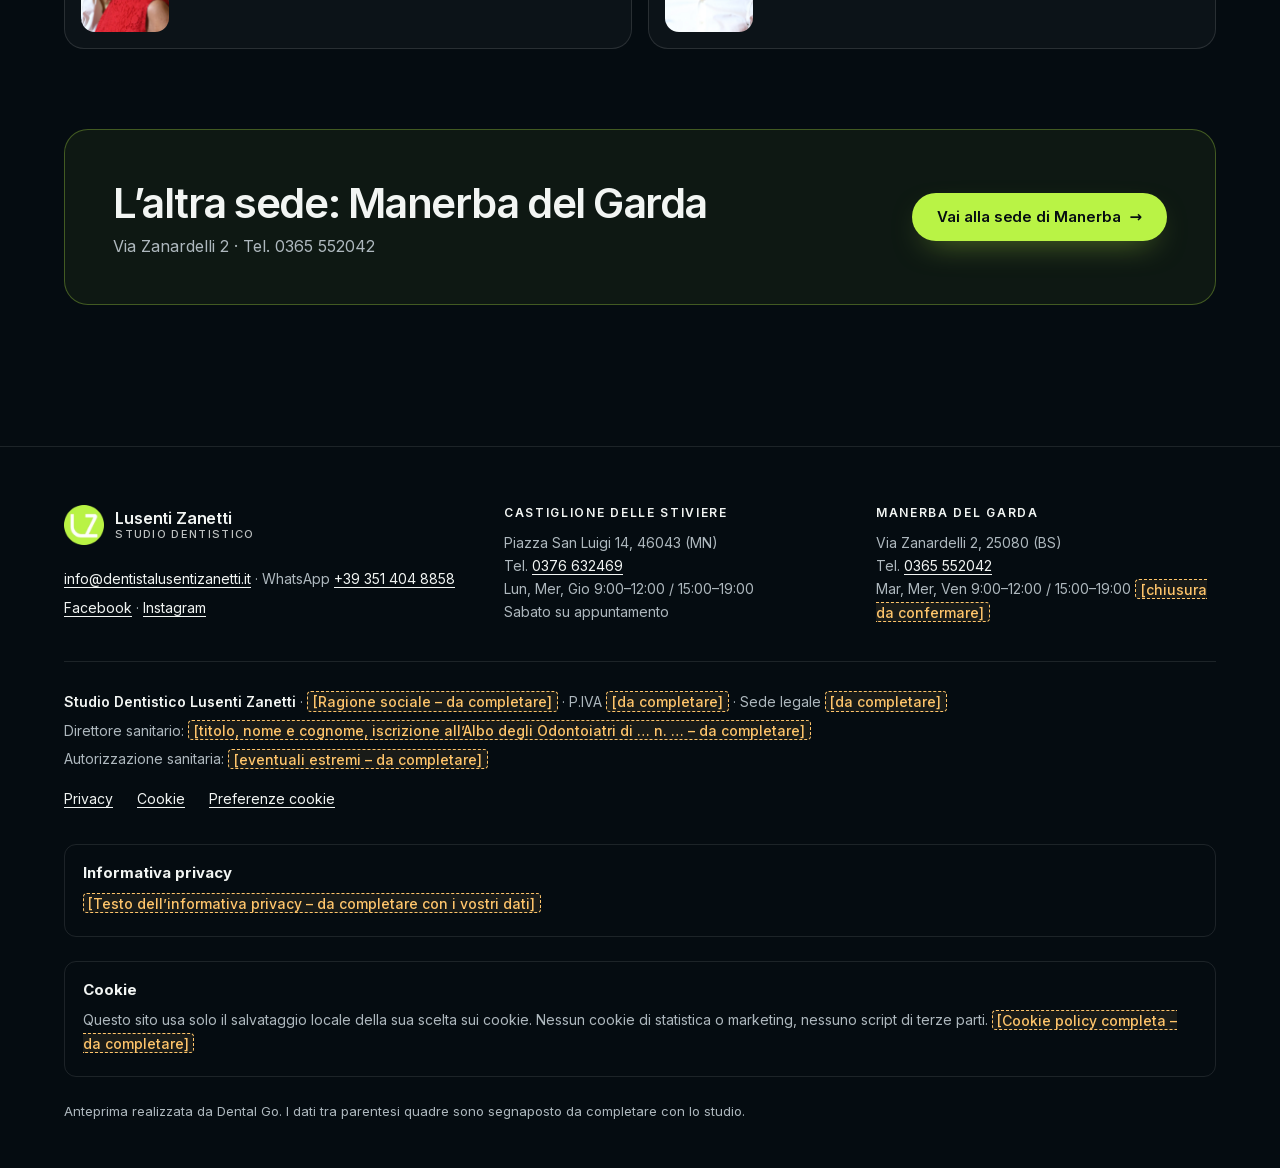
<file: sede-castiglione/index.html>
<!doctype html>
<html lang="it" class="no-js">
<head>
  <meta charset="utf-8">
  <meta name="viewport" content="width=device-width, initial-scale=1, viewport-fit=cover">
  <script>document.documentElement.className = 'js no-intro';</script>

  <!-- ANTEPRIMA: non indicizzare -->
  <meta name="robots" content="noindex, nofollow">

  <!-- SEO pronti per il sito vero. Modello da replicare per la sede di Manerba del Garda. -->
  <title>Dentista a Castiglione delle Stiviere | Studio Dentistico Lusenti Zanetti</title>
  <meta name="description" content="Studio Dentistico Lusenti Zanetti a Castiglione delle Stiviere, Piazza San Luigi 14. Orari, telefono 0376 632469, WhatsApp e prenotazione online.">
  <meta name="theme-color" content="#050C11">
  <meta name="format-detection" content="telephone=no">
  <link rel="icon" href="../assets/img/logo-lz-96.webp" type="image/webp">

  <link rel="preload" href="../assets/fonts/inter-var.woff2" as="font" type="font/woff2" crossorigin>
  <link rel="stylesheet" href="../assets/css/base.css?v=4">
  <link rel="stylesheet" href="../assets/css/sezioni.css?v=4">
  <script src="../assets/js/fx.js?v=4" defer></script>
  <script src="../assets/js/ui.js?v=4" defer></script>

  <!-- Dati strutturati della sede. I dati tra [ ] sono da completare con lo studio. -->
  <script type="application/ld+json">
  {
    "@context": "https://schema.org",
    "@type": "Dentist",
    "name": "Studio Dentistico Lusenti Zanetti – Castiglione delle Stiviere",
    "legalName": "[Ragione sociale – da completare]",
    "vatID": "[P.IVA – da completare]",
    "telephone": "+39 0376 632469",
    "email": "info@dentistalusentizanetti.it",
    "image": "../assets/img/logo-lz-192.webp",
    "address": { "@type": "PostalAddress", "streetAddress": "Piazza San Luigi 14", "postalCode": "46043", "addressLocality": "Castiglione delle Stiviere", "addressRegion": "MN", "addressCountry": "IT" },
    "openingHoursSpecification": [
      { "@type": "OpeningHoursSpecification", "dayOfWeek": ["Monday", "Wednesday", "Thursday"], "opens": "09:00", "closes": "12:00" },
      { "@type": "OpeningHoursSpecification", "dayOfWeek": ["Monday", "Wednesday", "Thursday"], "opens": "15:00", "closes": "19:00" }
    ],
    "sameAs": ["https://www.facebook.com/profile.php?id=61567161992283", "https://www.instagram.com/lusenti_zanetti_dottori"]
  }
  </script>
</head>
<body>

  <!-- Icone (SVG in linea, nessuna richiesta esterna) -->
  <svg width="0" height="0" style="position:absolute" aria-hidden="true" focusable="false">
    <symbol id="i-wa" viewBox="0 0 24 24"><path fill="currentColor" d="M17.472 14.382c-.297-.149-1.758-.867-2.03-.967-.273-.099-.471-.148-.67.15-.197.297-.767.966-.94 1.164-.173.199-.347.223-.644.075-.297-.15-1.255-.463-2.39-1.475-.883-.788-1.48-1.761-1.653-2.059-.173-.297-.018-.458.13-.606.134-.133.298-.347.446-.52.149-.174.198-.298.298-.497.099-.198.05-.371-.025-.52-.075-.149-.669-1.612-.916-2.207-.242-.579-.487-.5-.669-.51-.173-.008-.371-.01-.57-.01-.198 0-.52.074-.792.372-.272.297-1.04 1.016-1.04 2.479 0 1.462 1.065 2.875 1.213 3.074.149.198 2.096 3.2 5.077 4.487.709.306 1.262.489 1.694.625.712.227 1.36.195 1.871.118.571-.085 1.758-.719 2.006-1.413.248-.694.248-1.289.173-1.413-.074-.124-.272-.198-.57-.347m-5.421 7.403h-.004a9.87 9.87 0 0 1-5.031-1.378l-.361-.214-3.741.982.998-3.648-.235-.374a9.86 9.86 0 0 1-1.51-5.26c.001-5.45 4.436-9.884 9.888-9.884 2.64 0 5.122 1.03 6.988 2.898a9.825 9.825 0 0 1 2.893 6.994c-.003 5.45-4.437 9.884-9.885 9.884m8.413-18.297A11.815 11.815 0 0 0 12.05 0C5.495 0 .16 5.335.157 11.892c0 2.096.547 4.142 1.588 5.945L.057 24l6.305-1.654a11.882 11.882 0 0 0 5.683 1.448h.005c6.554 0 11.89-5.335 11.893-11.893a11.821 11.821 0 0 0-3.48-8.413Z"/></symbol>
    <symbol id="i-phone" viewBox="0 0 24 24"><path fill="none" stroke="currentColor" stroke-width="1.7" stroke-linecap="round" stroke-linejoin="round" d="M5 3.5h3.2l1.6 4.2-2.1 1.4a11.5 11.5 0 0 0 7.2 7.2l1.4-2.1 4.2 1.6V19a1.9 1.9 0 0 1-2 1.9A16.5 16.5 0 0 1 3.1 5.5 1.9 1.9 0 0 1 5 3.5Z"/></symbol>
    <symbol id="i-cal" viewBox="0 0 24 24"><g fill="none" stroke="currentColor" stroke-width="1.7" stroke-linecap="round"><rect x="3.5" y="5" width="17" height="15.5" rx="2.5"/><path d="M3.5 10h17M8 3v4M16 3v4"/></g></symbol>
    <symbol id="i-pin" viewBox="0 0 24 24"><g fill="none" stroke="currentColor" stroke-width="1.7" stroke-linecap="round" stroke-linejoin="round"><path d="M12 21s-7-6.1-7-11.5a7 7 0 0 1 14 0C19 14.9 12 21 12 21Z"/><circle cx="12" cy="9.5" r="2.5"/></g></symbol>
    <symbol id="i-x" viewBox="0 0 24 24"><path fill="none" stroke="currentColor" stroke-width="1.6" stroke-linecap="round" d="M6 6l12 12M18 6L6 18"/></symbol>
  </svg>

  <p class="preview-strip">Anteprima Dental Go – sito non ancora pubblicato</p>

  <header class="topbar" id="topbar">
    <a class="brand" href="../" aria-label="Lusenti Zanetti Studio Dentistico, pagina principale">
      <img class="brand__mark" src="../assets/img/logo-lz-96.webp" alt="" width="40" height="40">
      <span class="brand__word"><span class="brand__name">Lusenti Zanetti</span><span class="brand__sub">Studio Dentistico</span></span>
    </a>
    <nav class="topnav" aria-label="Navigazione principale">
      <div class="topnav__links">
        <a href="../#storia">Studio</a>
        <a href="../#trattamenti">Trattamenti</a>
        <a href="../#sedi">Sedi</a>
        <a href="../#contatti">Contatti</a>
      </div>
      <div class="topnav__actions">
        <!-- link per sede da confermare con lo studio -->
        <a class="btn btn--primary" href="https://prenota.alfadocs.com/p/castiglione-delle-stiviere-studio-dentistico-lusenti-9031" target="_blank" rel="noopener" data-cta="prenota" data-magnetic>Prenota</a>
        <a class="icon-btn" href="https://wa.me/393514048858?text=Buongiorno%2C%20vorrei%20informazioni%20per%20prenotare%20una%20visita%20presso%20la%20sede%20di%20Castiglione%20delle%20Stiviere." target="_blank" rel="noopener" aria-label="Scrivici su WhatsApp" data-cta="whatsapp"><svg aria-hidden="true"><use href="#i-wa"/></svg></a>
      </div>
    </nav>
    <button class="topbar__menu" type="button" aria-expanded="false" aria-controls="site-menu">Menu</button>
  </header>

  <!-- Menu a tutto schermo (mobile) -->
  <div class="site-menu" id="site-menu" hidden>
    <button class="site-menu__close" type="button" aria-label="Chiudi il menu"><svg aria-hidden="true"><use href="#i-x"/></svg></button>
    <nav class="site-menu__nav" aria-label="Menu">
      <a href="../#storia"><small>01</small>Studio</a>
      <a href="../#trattamenti"><small>02</small>Trattamenti</a>
      <a href="../#sedi"><small>03</small>Sedi</a>
      <a href="../#contatti"><small>04</small>Contatti</a>
    </nav>
    <div class="site-menu__cta">
      <!-- link per sede da confermare con lo studio -->
      <a class="btn btn--primary" href="https://prenota.alfadocs.com/p/castiglione-delle-stiviere-studio-dentistico-lusenti-9031" target="_blank" rel="noopener" data-cta="prenota">Prenota una visita</a>
      <div class="btn-row" style="display:grid;grid-template-columns:1fr 1fr">
        <a class="btn btn--ghost" href="tel:+390376632469" data-cta="chiama"><svg aria-hidden="true"><use href="#i-phone"/></svg>Chiama</a>
        <a class="btn btn--ghost" href="https://wa.me/393514048858?text=Buongiorno%2C%20vorrei%20informazioni%20per%20prenotare%20una%20visita%20presso%20la%20sede%20di%20Castiglione%20delle%20Stiviere." target="_blank" rel="noopener" aria-label="Scrivici su WhatsApp" data-cta="whatsapp"><svg aria-hidden="true"><use href="#i-wa"/></svg>WhatsApp</a>
      </div>
    </div>
  </div>

  <main>
    <!-- Intestazione scura breve (senza video) -->
    <section class="page-hero theme-dark" data-header-theme="dark" data-particles="30" aria-labelledby="sede-title">
      <div class="section__inner">
        <p class="crumbs"><a href="../">Home</a> · <a href="../#sedi">Sedi</a> · Castiglione delle Stiviere</p>
        <p class="eyebrow">Sede di Castiglione delle Stiviere</p>
        <h1 id="sede-title">Dentista a <em>Castiglione delle Stiviere</em></h1>
        <p class="lead">La sede storica dello studio, aperta nel 1995 in Piazza San Luigi 14. <span class="tbc">anno da confermare</span></p>
        <div class="btn-row">
          <!-- link per sede da confermare con lo studio -->
          <a class="btn btn--primary" href="https://prenota.alfadocs.com/p/castiglione-delle-stiviere-studio-dentistico-lusenti-9031" target="_blank" rel="noopener" data-cta="prenota" data-magnetic><svg aria-hidden="true"><use href="#i-cal"/></svg>Prenota una visita</a>
          <a class="btn btn--ghost" href="tel:+390376632469" data-cta="chiama"><svg aria-hidden="true"><use href="#i-phone"/></svg>0376 632469</a>
          <a class="btn btn--ghost" href="https://wa.me/393514048858?text=Buongiorno%2C%20vorrei%20informazioni%20per%20prenotare%20una%20visita%20presso%20la%20sede%20di%20Castiglione%20delle%20Stiviere." target="_blank" rel="noopener" aria-label="Scrivici su WhatsApp per la sede di Castiglione delle Stiviere" data-cta="whatsapp"><svg aria-hidden="true"><use href="#i-wa"/></svg>WhatsApp</a>
        </div>
      </div>
    </section>

    <section class="section theme-dark" data-header-theme="dark" aria-label="Informazioni sulla sede">
      <div class="section__inner">

        <div class="block">
          <div class="info-grid" data-stagger>
            <div class="info-box">
              <h2>Indirizzo</h2>
              <p>Piazza San Luigi 14<br>46043 Castiglione delle Stiviere (MN)</p>
              <a class="btn btn--ghost btn--small" href="https://www.google.com/maps/search/?api=1&amp;query=Piazza+San+Luigi+14+Castiglione+delle+Stiviere" target="_blank" rel="noopener" data-cta="indicazioni"><svg aria-hidden="true"><use href="#i-pin"/></svg>Come arrivare</a>
            </div>
            <div class="info-box">
              <h2>Orari</h2>
              <p>Lunedì, mercoledì, giovedì<br>9:00–12:00 / 15:00–19:00<br>Sabato su appuntamento</p>
            </div>
            <div class="info-box">
              <h2>Telefono e WhatsApp</h2>
              <p>Tel. <a href="tel:+390376632469" data-cta="chiama">0376 632469</a><br>WhatsApp <a href="https://wa.me/393514048858?text=Buongiorno%2C%20vorrei%20informazioni%20per%20prenotare%20una%20visita%20presso%20la%20sede%20di%20Castiglione%20delle%20Stiviere." target="_blank" rel="noopener" data-cta="whatsapp">+39 351 404 8858</a><br><a href="mailto:info@dentistalusentizanetti.it">info@dentistalusentizanetti.it</a></p>
              <!-- link per sede da confermare con lo studio -->
              <a class="btn btn--primary btn--small" href="https://prenota.alfadocs.com/p/castiglione-delle-stiviere-studio-dentistico-lusenti-9031" target="_blank" rel="noopener" data-cta="prenota">Prenota online</a>
            </div>
          </div>
        </div>

        <div class="block">
          <h2 class="sub-h">Trattamenti <span class="tbc">da confermare quali in questa sede</span></h2>
          <ul class="list-plain" data-stagger>
            <li>Igiene e prevenzione</li>
            <li>Conservativa</li>
            <li>Endodonzia</li>
            <li>Protesi</li>
            <li>Implantologia</li>
            <li>Chirurgia orale e rigenerazione ossea</li>
            <li>Ortodonzia</li>
            <li>Gnatologia e bite</li>
            <li>Occlusione e postura</li>
          </ul>
          <p class="cure-note">Ogni trattamento viene proposto solo dopo visita e valutazione. <a href="../#trattamenti">Descrizione dei trattamenti</a></p>
        </div>

        <div class="block">
          <h2 class="sub-h">Medici presenti <span class="tbc">da confermare</span></h2>
          <div class="doc-mini">
            <figure>
              <img src="../assets/img/dr-maria-lusenti.webp" alt="Ritratto della Dr.ssa Maria Lusenti" width="720" height="960" loading="lazy" decoding="async">
              <figcaption><b>Dr.ssa Maria Lusenti</b><span>Laurea in Medicina e Chirurgia (1989)</span></figcaption>
            </figure>
            <figure>
              <img src="../assets/img/dott-alessandro-zanetti.webp" alt="Ritratto del Dott. Alessandro Zanetti" width="720" height="960" loading="lazy" decoding="async">
              <figcaption><b>Dott. Alessandro Zanetti</b><span>Chirurgia orale, implantologia e protesi</span></figcaption>
            </figure>
          </div>
        </div>

        <div class="block">
          <div class="other-sede">
            <div>
              <h2>L’altra sede: Manerba del Garda</h2>
              <p>Via Zanardelli 2 · Tel. 0365 552042</p>
            </div>
            <!-- La pagina della sede di Manerba si crea replicando questa; per ora il link porta alla scheda in home -->
            <a class="btn btn--primary" href="../#sede-manerba">Vai alla sede di Manerba <span class="arr" aria-hidden="true">→</span></a>
          </div>
        </div>

      </div>
    </section>
  </main>

  <!-- ============ FOOTER LEGALE (L. 145/2018, deontologia CAO) — dati tra [ ] da completare ============ -->
  <footer class="legal" data-header-theme="dark">
    <div class="legal__inner">
      <div class="legal__top">
        <div>
          <a class="brand" href="../" aria-label="Lusenti Zanetti Studio Dentistico, pagina principale">
            <img class="brand__mark" src="../assets/img/logo-lz-96.webp" alt="" width="40" height="40" loading="lazy">
            <span class="brand__word"><span class="brand__name">Lusenti Zanetti</span><span class="brand__sub">Studio Dentistico</span></span>
          </a>
          <p style="margin-top:1rem"><a href="mailto:info@dentistalusentizanetti.it">info@dentistalusentizanetti.it</a> · WhatsApp <a href="https://wa.me/393514048858?text=Buongiorno%2C%20vorrei%20informazioni%20per%20prenotare%20una%20visita." target="_blank" rel="noopener" data-cta="whatsapp">+39 351 404 8858</a></p>
          <p><a href="https://www.facebook.com/profile.php?id=61567161992283" target="_blank" rel="noopener">Facebook</a> · <a href="https://www.instagram.com/lusenti_zanetti_dottori" target="_blank" rel="noopener">Instagram</a></p>
        </div>
        <div>
          <h2>Castiglione delle Stiviere</h2>
          <p>Piazza San Luigi 14, 46043 (MN)<br>Tel. <a href="tel:+390376632469" data-cta="chiama">0376 632469</a><br>Lun, Mer, Gio 9:00–12:00 / 15:00–19:00<br>Sabato su appuntamento</p>
        </div>
        <div>
          <h2>Manerba del Garda</h2>
          <p>Via Zanardelli 2, 25080 (BS)<br>Tel. <a href="tel:+390365552042" data-cta="chiama">0365 552042</a><br>Mar, Mer, Ven 9:00–12:00 / 15:00–19:00 <span class="ph">[chiusura da confermare]</span></p>
        </div>
      </div>
      <div class="legal__data">
        <p><strong>Studio Dentistico Lusenti Zanetti</strong> · <span class="ph">[Ragione sociale – da completare]</span> · P.IVA <span class="ph">[da completare]</span> · Sede legale <span class="ph">[da completare]</span></p>
        <p>Direttore sanitario: <span class="ph">[titolo, nome e cognome, iscrizione all’Albo degli Odontoiatri di … n. … – da completare]</span></p>
        <p>Autorizzazione sanitaria: <span class="ph">[eventuali estremi – da completare]</span></p>
        <p class="legal__links">
          <a href="#privacy">Privacy</a>
          <a href="#cookie">Cookie</a>
          <button type="button" data-cookie-prefs>Preferenze cookie</button>
        </p>
        <div class="legal__policy" id="privacy" tabindex="-1">
          <h3>Informativa privacy</h3>
          <p><span class="ph">[Testo dell’informativa privacy – da completare con i vostri dati]</span></p>
        </div>
        <div class="legal__policy" id="cookie" tabindex="-1">
          <h3>Cookie</h3>
          <p>Questo sito usa solo il salvataggio locale della sua scelta sui cookie. Nessun cookie di statistica o marketing, nessuno script di terze parti. <span class="ph">[Cookie policy completa – da completare]</span></p>
        </div>
        <p class="legal__demo">Anteprima realizzata da Dental Go. I dati tra parentesi quadre sono segnaposto da completare con lo studio.</p>
      </div>
    </div>
  </footer>

  <!-- Barra fissa in basso (mobile): Prenota · Chiama · WhatsApp -->
  <nav class="mobile-bar" aria-label="Azioni rapide">
    <!-- link per sede da confermare con lo studio -->
    <a class="is-main" href="https://prenota.alfadocs.com/p/castiglione-delle-stiviere-studio-dentistico-lusenti-9031" target="_blank" rel="noopener" data-cta="prenota"><svg aria-hidden="true"><use href="#i-cal"/></svg>Prenota</a>
    <button type="button" data-call data-cta="chiama"><svg aria-hidden="true"><use href="#i-phone"/></svg>Chiama</button>
    <a href="https://wa.me/393514048858?text=Buongiorno%2C%20vorrei%20informazioni%20per%20prenotare%20una%20visita%20presso%20la%20sede%20di%20Castiglione%20delle%20Stiviere." target="_blank" rel="noopener" aria-label="Scrivici su WhatsApp" data-cta="whatsapp"><svg aria-hidden="true"><use href="#i-wa"/></svg>WhatsApp</a>
  </nav>

  <!-- WhatsApp flottante (desktop) -->
  <a class="wa-float" href="https://wa.me/393514048858?text=Buongiorno%2C%20vorrei%20informazioni%20per%20prenotare%20una%20visita%20presso%20la%20sede%20di%20Castiglione%20delle%20Stiviere." target="_blank" rel="noopener" aria-label="Scrivici su WhatsApp" data-cta="whatsapp"><svg aria-hidden="true"><use href="#i-wa"/></svg></a>

  <!-- Pannello "Chiama la sede" -->
  <dialog class="call-sheet" id="call-sheet" aria-labelledby="call-title">
    <div class="call-sheet__inner">
      <h2 class="call-sheet__title" id="call-title">Chiama la sede</h2>
      <p class="call-sheet__note">Scelga la sede che preferisce.</p>
      <button class="call-sheet__close" type="button" aria-label="Chiudi"><svg aria-hidden="true"><use href="#i-x"/></svg></button>
      <ul class="call-sheet__list">
        <li><a href="tel:+390376632469" data-cta="chiama"><span><b>Castiglione delle Stiviere</b><span>Lun, Mer, Gio · Sabato su appuntamento</span></span><span class="call-sheet__num">0376 632469</span></a></li>
        <li><a href="tel:+390365552042" data-cta="chiama"><span><b>Manerba del Garda</b><span>Mar, Mer, Ven</span></span><span class="call-sheet__num">0365 552042</span></a></li>
      </ul>
    </div>
  </dialog>

  <!-- Banner cookie: Accetta e Rifiuta con lo stesso peso -->
  <div class="cookie theme-light" id="cookie-banner" role="region" aria-label="Preferenze cookie" hidden>
    <p class="cookie__title">Cookie</p>
    <p>Usiamo solo il salvataggio della sua scelta nel browser. Nessun cookie di statistica o marketing è attivo in questa anteprima. <a href="#cookie">Cookie policy</a></p>
    <div class="cookie__prefs" hidden>
      <label><input type="checkbox" checked disabled> Tecnici (necessari, sempre attivi)</label>
      <label><input type="checkbox" name="cookie-stat"> Statistici (nessuno in uso)</label>
      <label><input type="checkbox" name="cookie-mkt"> Marketing (nessuno in uso)</label>
    </div>
    <div class="cookie__actions">
      <button class="btn cookie__no" type="button">Rifiuta</button>
      <button class="btn cookie__yes" type="button">Accetta</button>
      <button class="btn btn--ghost cookie__custom" type="button">Personalizza</button>
    </div>
  </div>

  <div class="cursor is-hidden" aria-hidden="true"><span class="cursor__ring"></span><span class="cursor__dot"></span><span class="cursor__label"></span></div>
</body>
</html>
</file>
<file: assets/css/base.css>
/* =========================================================
   STUDIO DENTISTICO LUSENTI ZANETTI — stile di base
   Demo Dental Go · colori, font, pulsanti, header, menu,
   barra mobile, pannello "Chiama", banner cookie, footer, cursore.
   ========================================================= */

/* ---------- Font (Inter in locale: nessuna richiesta esterna) ---------- */
@font-face {
  font-family: "Inter";
  src: url("../fonts/inter-var.woff2") format("woff2");
  font-weight: 400 700;
  font-style: normal;
  font-display: swap;
}

/* =========================================================
   COLORI — UNICO PUNTO DA MODIFICARE
   Per cambiare un colore basta sostituire il valore qui sotto:
   tutta la demo si aggiorna. Le versioni "-rgb" servono per le
   trasparenze: se cambi un colore, aggiorna anche la sua tripletta.
   Regole: mai testo verde (--c-accent) su sfondo chiaro;
   contrasto minimo 4.5:1.
   ========================================================= */
:root {
  --c-dark: #050C11;            /* sfondo hero e sezioni scure (= fondo del video) */
  --c-dark-rgb: 5, 12, 17;
  --c-dark-2: #0C1820;          /* superfici su fondo scuro (schede, pannelli) */
  --c-accent: #B9F345;          /* accento dal logo LZ: particelle, barra, numeri, parole in risalto su scuro, stati attivi */
  --c-accent-rgb: 185, 243, 69;
  --c-accent-ink: #3E6A0E;      /* verde scuro, solo per la sfumatura dei titoli su chiaro (contrasto 6:1 su bianco) */
  --c-text: #282828;            /* antracite: testo su chiaro, pulsanti su chiaro */
  --c-text-rgb: 40, 40, 40;
  --c-text-2: #5A5F63;          /* testo secondario su chiaro (6.3:1 su #F5F6F4) */
  --c-white: #FFFFFF;           /* sfondo chiaro */
  --c-light: #F5F6F4;           /* sfondo chiaro alternativo */
  --c-on-dark: #F2F5F3;         /* testo su scuro */
  --c-on-dark-rgb: 242, 245, 243;
  --c-on-dark-2: #AEB8BE;       /* testo secondario su scuro (9:1 su #050C11) */
  --c-gold: #C49C60;            /* oro del sito attuale: definito ma NON usato, pronto se il cliente lo chiede */
  --c-placeholder: #8A4B00;     /* segnaposto "[da completare]" su chiaro */
  --c-placeholder-dark: #FFC56B;/* segnaposto su scuro */

  /* Tipografia */
  --font: "Inter", ui-sans-serif, system-ui, -apple-system, "Segoe UI", Roboto, "Helvetica Neue", Arial, sans-serif;
  --ease: cubic-bezier(.22, .61, .36, 1);
  --ease-out: cubic-bezier(.16, 1, .3, 1);

  /* Spaziature */
  --pad-x: clamp(1rem, 5vw, 6rem);
  --section-y: clamp(5rem, 11vw, 9.5rem);
  --max: 76rem;
  --safe-t: env(safe-area-inset-top, 0px);
  --safe-b: env(safe-area-inset-bottom, 0px);
  --safe-r: env(safe-area-inset-right, 0px);

  /* Altezze fisse (servono a non far coprire i contenuti) */
  --strip-h: 1.75rem;           /* fascia "Anteprima Dental Go" */
  --bar-h: 0px;                 /* barra fissa in basso (solo mobile, vedi sotto) */
}
@media (max-width: 760px) {
  :root { --bar-h: calc(4.25rem + var(--safe-b)); }
}

/* ---------- Base ---------- */
*, *::before, *::after { box-sizing: border-box; }
html {
  background: var(--c-dark);
  color: var(--c-on-dark);
  font-family: var(--font);
  -webkit-text-size-adjust: 100%;
  text-size-adjust: 100%;
  -webkit-font-smoothing: antialiased;
  -moz-osx-font-smoothing: grayscale;
  scroll-behavior: smooth;
  scroll-padding-top: 5rem;
}
body { margin: 0; background: var(--c-dark); overflow-x: hidden; overflow-x: clip; }
/* su mobile il contenuto finisce sopra la barra fissa: il footer non viene mai coperto */
body { padding-bottom: var(--bar-h); }
img { max-width: 100%; height: auto; }
a { color: inherit; }
button, input, select { font: inherit; }
:focus-visible { outline: 2px solid var(--c-accent); outline-offset: 3px; border-radius: 4px; }
.theme-light :focus-visible,
.theme-light:focus-visible { outline-color: var(--c-text); }
.visually-hidden {
  position: absolute !important; width: 1px; height: 1px; padding: 0; margin: -1px;
  overflow: hidden; clip: rect(0 0 0 0); white-space: nowrap; border: 0;
}

/* Segnaposto per i dati mancanti: ben visibili, mai inventati */
.ph {
  display: inline;
  padding: .05em .35em;
  border: 1px dashed currentColor;
  border-radius: 4px;
  font-weight: 500;
  color: var(--c-placeholder);
  background: rgba(255, 176, 60, .12);
}
.theme-dark .ph, .legal .ph { color: var(--c-placeholder-dark); background: rgba(255, 197, 107, .08); }
/* Dato da confermare con lo studio */
.tbc {
  display: inline-block;
  margin-left: .35em;
  padding: .1em .45em;
  border-radius: 999px;
  font-size: .6875rem;
  font-weight: 600;
  letter-spacing: .04em;
  vertical-align: .15em;
  color: var(--c-placeholder);
  background: rgba(255, 176, 60, .16);
}
.theme-dark .tbc { color: var(--c-placeholder-dark); background: rgba(255, 197, 107, .12); }

/* ---------- Tipografia comune ---------- */
.eyebrow {
  margin: 0 0 1.25rem;
  font-size: .75rem;
  font-weight: 600;
  line-height: 1.4;
  letter-spacing: .16em;
  text-transform: uppercase;
}
.theme-light .eyebrow { color: var(--c-text-2); }
.theme-dark .eyebrow { color: var(--c-on-dark-2); }
.h2 {
  margin: 0;
  font-size: clamp(2.1rem, 1.2rem + 3.6vw, 4.5rem);
  font-weight: 600;
  line-height: 1.02;
  letter-spacing: -.038em;
  text-wrap: balance;
}
/* parole chiave: corsivo verde su scuro, sfumatura su chiaro */
.theme-dark .h2 em, .theme-dark .hl { font-style: italic; color: var(--c-accent); }
.theme-light .h2 em, .theme-light .hl,
.theme-light .h2 em .rw > span { /* le parole animate hanno ognuna la propria sfumatura */
  font-style: normal;
  color: var(--c-accent-ink);
  background: linear-gradient(100deg, var(--c-text) 0%, var(--c-accent-ink) 70%);
  -webkit-background-clip: text;
  background-clip: text;
  -webkit-text-fill-color: transparent;
}
.lead {
  max-width: 36rem;
  margin: 1.5rem 0 0;
  font-size: clamp(1rem, .95rem + .25vw, 1.1875rem);
  line-height: 1.6;
}
.theme-light .lead { color: var(--c-text-2); }
.theme-dark .lead { color: var(--c-on-dark-2); }

.theme-light { background: var(--c-white); color: var(--c-text); }
.theme-light.is-alt { background: var(--c-light); }
.theme-dark { background: var(--c-dark); color: var(--c-on-dark); }

/* ---------- Pulsanti ---------- */
.btn {
  display: inline-flex;
  align-items: center;
  justify-content: center;
  gap: .6em;
  min-height: 3rem;
  min-width: 44px;
  padding: 0 1.5rem;
  border: 1px solid transparent;
  border-radius: 999px;
  font-size: .9375rem;
  font-weight: 600;
  line-height: 1.1;
  letter-spacing: -.005em;
  text-decoration: none;
  text-align: center;
  cursor: pointer;
  -webkit-tap-highlight-color: transparent;
  transition: background-color .25s var(--ease), border-color .25s var(--ease), box-shadow .3s var(--ease), color .25s var(--ease), transform .25s var(--ease);
}
.btn:active { transform: scale(.98); }
.btn svg { flex: none; width: 1.15em; height: 1.15em; }
.btn .arr { transition: transform .25s var(--ease); }
.btn:hover .arr { transform: translateX(3px); }

/* Principale su scuro: verde, testo scuro */
.btn--primary { background: var(--c-accent); color: var(--c-dark); box-shadow: 0 12px 32px -14px rgba(var(--c-accent-rgb), .55); }
.btn--primary:hover { background: #C9F86A; }
/* Principale su chiaro: antracite, testo bianco, bagliore verde */
.theme-light .btn--primary { background: var(--c-text); color: var(--c-white); box-shadow: none; }
.theme-light .btn--primary:hover { box-shadow: 0 0 0 4px rgba(var(--c-accent-rgb), .55), 0 14px 34px -12px rgba(var(--c-accent-rgb), .9); }
/* Secondario */
.btn--ghost { background: transparent; color: inherit; border-color: rgba(var(--c-on-dark-rgb), .38); }
.btn--ghost:hover { border-color: var(--c-on-dark); background: rgba(var(--c-on-dark-rgb), .06); }
.theme-light .btn--ghost { border-color: rgba(var(--c-text-rgb), .35); }
.theme-light .btn--ghost:hover { border-color: var(--c-text); background: rgba(var(--c-text-rgb), .04); }
.btn--small { min-height: 2.75rem; padding: 0 1.1rem; font-size: .875rem; }
.btn-row { display: flex; flex-wrap: wrap; gap: .625rem; }

/* ---------- Fascia "Anteprima" + header ---------- */
.preview-strip {
  position: fixed;
  inset: 0 0 auto 0;
  z-index: 60;
  display: flex;
  align-items: center;
  justify-content: center;
  height: calc(var(--strip-h) + var(--safe-t));
  padding: var(--safe-t) 1rem 0;
  margin: 0;
  background: var(--c-accent);
  color: var(--c-dark);
  font-size: .75rem;
  font-weight: 600;
  letter-spacing: .01em;
  text-align: center;
}

.topbar {
  --hdr: var(--c-on-dark);
  position: fixed;
  top: calc(var(--strip-h) + var(--safe-t));
  left: 0;
  right: 0;
  z-index: 50;
  display: flex;
  align-items: center;
  justify-content: space-between;
  gap: 1rem;
  min-height: 4.25rem;
  padding: .5rem var(--pad-x);
  color: var(--hdr);
  transition: color .45s var(--ease), background-color .45s var(--ease), box-shadow .45s var(--ease);
}
.topbar.is-scrolled { background: rgba(var(--c-dark-rgb), .82); -webkit-backdrop-filter: blur(14px); backdrop-filter: blur(14px); }
.topbar.is-light { --hdr: var(--c-text); }
.topbar.is-light.is-scrolled { background: rgba(255, 255, 255, .88); box-shadow: 0 1px 0 rgba(var(--c-text-rgb), .08); }

.brand {
  display: inline-flex;
  align-items: center;
  gap: .7rem;
  min-height: 44px;
  color: inherit;
  text-decoration: none;
}
.brand__mark { flex: none; width: 2.5rem; height: 2.5rem; }
.brand__word { display: flex; flex-direction: column; line-height: 1.1; }
.brand__name { font-size: 1rem; font-weight: 600; letter-spacing: -.01em; }
.brand__sub { font-size: .6875rem; font-weight: 500; letter-spacing: .12em; text-transform: uppercase; opacity: .78; }

.topnav { display: flex; align-items: center; gap: clamp(1rem, 2vw, 2.25rem); }
.topnav__links { display: flex; gap: clamp(1rem, 2vw, 2rem); }
.topnav__links a {
  position: relative;
  display: inline-flex;
  align-items: center;
  min-height: 44px;
  font-size: .8125rem;
  font-weight: 600;
  letter-spacing: .1em;
  text-transform: uppercase;
  text-decoration: none;
}
.topnav__links a::after {
  content: "";
  position: absolute;
  left: 0; right: 0; bottom: .6rem;
  height: 1px;
  background: currentColor;
  transform: scaleX(0);
  transform-origin: 100% 50%;
  transition: transform .45s var(--ease);
}
.topnav__links a:hover::after { transform: scaleX(1); transform-origin: 0 50%; }
.topnav__actions { display: flex; align-items: center; gap: .5rem; }
.topbar .btn--primary { min-height: 2.75rem; padding: 0 1.25rem; font-size: .875rem; }
.topbar.is-light .btn--primary { background: var(--c-text); color: var(--c-white); box-shadow: none; }
.topbar.is-light .btn--primary:hover { box-shadow: 0 0 0 4px rgba(var(--c-accent-rgb), .55); }
.icon-btn {
  display: inline-grid;
  place-items: center;
  width: 2.75rem;
  height: 2.75rem;
  padding: 0;
  border: 1px solid rgba(var(--c-on-dark-rgb), .32);
  border-radius: 50%;
  background: transparent;
  color: inherit;
  text-decoration: none;
  cursor: pointer;
  transition: border-color .25s var(--ease), background-color .25s var(--ease);
}
.topbar.is-light .icon-btn { border-color: rgba(var(--c-text-rgb), .3); }
.icon-btn:hover { border-color: currentColor; }
.icon-btn svg { width: 1.25rem; height: 1.25rem; }
.topbar__menu {
  display: none;
  min-height: 2.75rem;
  padding: 0 1.1rem;
  border: 1px solid rgba(var(--c-on-dark-rgb), .35);
  border-radius: 999px;
  background: transparent;
  color: inherit;
  font-size: .75rem;
  font-weight: 600;
  letter-spacing: .16em;
  text-transform: uppercase;
  cursor: pointer;
}
.topbar.is-light .topbar__menu { border-color: rgba(var(--c-text-rgb), .35); }

/* ---------- Menu a tutto schermo (mobile) ---------- */
.site-menu {
  position: fixed;
  inset: 0;
  z-index: 300;
  display: flex;
  flex-direction: column;
  justify-content: center;
  padding: calc(var(--safe-t) + 5rem) var(--pad-x) calc(var(--safe-b) + 2rem);
  background: radial-gradient(70% 45% at 50% 100%, rgba(var(--c-accent-rgb), .10), rgba(var(--c-accent-rgb), 0) 70%), var(--c-dark);
  color: var(--c-on-dark);
  overflow-y: auto;
}
.site-menu[hidden] { display: none; }
.site-menu__close {
  position: absolute;
  top: calc(var(--safe-t) + 1rem);
  right: var(--pad-x);
  display: grid;
  place-items: center;
  width: 2.75rem;
  height: 2.75rem;
  border: 1px solid rgba(var(--c-on-dark-rgb), .3);
  border-radius: 50%;
  background: none;
  color: inherit;
  cursor: pointer;
}
.site-menu__close svg { width: 1.1rem; height: 1.1rem; }
.site-menu__nav { display: flex; flex-direction: column; gap: .25rem; }
.site-menu__nav a {
  display: flex;
  align-items: baseline;
  gap: 1rem;
  padding: .4rem 0;
  font-size: clamp(2.4rem, 11vw, 3.4rem);
  font-weight: 600;
  line-height: 1.05;
  letter-spacing: -.04em;
  text-decoration: none;
}
.site-menu__nav small { font-size: .75rem; font-weight: 600; letter-spacing: .14em; color: var(--c-accent); }
.site-menu__cta { display: grid; gap: .625rem; margin-top: 2.25rem; }

/* ---------- Barra fissa in basso (mobile): Prenota · Chiama · WhatsApp ---------- */
.mobile-bar { display: none; }
@media (max-width: 760px) {
  .mobile-bar {
    position: fixed;
    inset: auto 0 0 0;
    z-index: 70;
    display: grid;
    grid-template-columns: repeat(3, minmax(0, 1fr));
    gap: .375rem;
    height: var(--bar-h);
    padding: .5rem .5rem calc(.5rem + var(--safe-b));
    background: rgba(var(--c-dark-rgb), .94);
    -webkit-backdrop-filter: blur(14px);
    backdrop-filter: blur(14px);
    border-top: 1px solid rgba(var(--c-on-dark-rgb), .12);
  }
  .mobile-bar a, .mobile-bar button {
    display: flex;
    flex-direction: column;
    align-items: center;
    justify-content: center;
    gap: .2rem;
    min-height: 44px;
    border: 1px solid rgba(var(--c-on-dark-rgb), .2);
    border-radius: 14px;
    background: transparent;
    color: var(--c-on-dark);
    font-size: .75rem;
    font-weight: 600;
    text-decoration: none;
    cursor: pointer;
    -webkit-tap-highlight-color: transparent;
  }
  .mobile-bar svg { width: 1.3rem; height: 1.3rem; }
  .mobile-bar .is-main { background: var(--c-accent); border-color: var(--c-accent); color: var(--c-dark); }
}

/* ---------- WhatsApp flottante (desktop) ---------- */
.wa-float {
  position: fixed;
  right: calc(1.5rem + var(--safe-r));
  bottom: 1.5rem;
  z-index: 65;
  display: grid;
  place-items: center;
  width: 3.5rem;
  height: 3.5rem;
  border-radius: 50%;
  background: #25D366;
  color: #fff;
  box-shadow: 0 14px 30px -10px rgba(0, 0, 0, .45);
  transition: transform .3s var(--ease);
}
.wa-float:hover { transform: scale(1.06); }
.wa-float svg { width: 1.75rem; height: 1.75rem; }
@media (max-width: 760px) { .wa-float { display: none; } }

/* ---------- Pannello "Chiama la sede" ---------- */
.call-sheet {
  width: min(30rem, calc(100% - 2rem));
  max-height: calc(100dvh - 2rem);
  padding: 0;
  border: 1px solid rgba(var(--c-on-dark-rgb), .12);
  border-radius: 22px;
  background: var(--c-dark-2);
  color: var(--c-on-dark);
  box-shadow: 0 30px 80px -20px rgba(0, 0, 0, .7);
}
.call-sheet::backdrop { background: rgba(var(--c-dark-rgb), .7); -webkit-backdrop-filter: blur(4px); backdrop-filter: blur(4px); }
.call-sheet__inner { position: relative; padding: 1.75rem 1.5rem 1.5rem; }
.call-sheet__title { margin: 0 3rem .35rem 0; font-size: 1.375rem; font-weight: 600; letter-spacing: -.02em; }
.call-sheet__note { margin: 0 0 1.25rem; font-size: .9375rem; line-height: 1.5; color: var(--c-on-dark-2); }
.call-sheet__close {
  position: absolute; top: 1rem; right: 1rem;
  display: grid; place-items: center;
  width: 2.75rem; height: 2.75rem;
  border: 1px solid rgba(var(--c-on-dark-rgb), .25); border-radius: 50%;
  background: none; color: inherit; cursor: pointer;
}
.call-sheet__close svg { width: 1rem; height: 1rem; }
.call-sheet__list { display: grid; gap: .625rem; margin: 0; padding: 0; list-style: none; }
.call-sheet__list a {
  display: flex;
  align-items: center;
  justify-content: space-between;
  gap: 1rem;
  min-height: 4rem;
  padding: .75rem 1.1rem;
  border: 1px solid rgba(var(--c-on-dark-rgb), .16);
  border-radius: 16px;
  text-decoration: none;
  transition: border-color .25s var(--ease), background-color .25s var(--ease);
}
.call-sheet__list a:hover { border-color: var(--c-accent); background: rgba(var(--c-accent-rgb), .06); }
.call-sheet__list b { display: block; font-size: 1rem; font-weight: 600; }
.call-sheet__list span { font-size: .8125rem; color: var(--c-on-dark-2); }
.call-sheet__num { font-size: 1.25rem; font-weight: 600; letter-spacing: -.01em; color: var(--c-accent); white-space: nowrap; font-variant-numeric: tabular-nums; }
@media (min-width: 761px) {
  /* su desktop i numeri si leggono in grande: nessuna chiamata automatica */
  .call-sheet__num { font-size: 1.6rem; }
}
@media (max-width: 760px) {
  .call-sheet {
    width: 100%;
    max-width: none;
    margin: auto 0 0;
    border-radius: 22px 22px 0 0;
    border-bottom: 0;
  }
  .call-sheet__inner { padding-bottom: calc(1.5rem + var(--safe-b)); }
  .call-sheet__list a { min-height: 4.5rem; }
}

/* ---------- Banner cookie ---------- */
.cookie {
  position: fixed;
  left: 1rem;
  bottom: 1rem;
  z-index: 80;
  width: min(27rem, calc(100% - 2rem));
  padding: 1.25rem;
  border: 1px solid rgba(var(--c-text-rgb), .12);
  border-radius: 18px;
  background: var(--c-white);
  color: var(--c-text);
  box-shadow: 0 24px 60px -20px rgba(0, 0, 0, .45);
}
.cookie[hidden] { display: none; }
.cookie__title { margin: 0 0 .4rem; font-size: 1rem; font-weight: 600; }
.cookie p { margin: 0; font-size: .875rem; line-height: 1.5; color: var(--c-text-2); }
.cookie a { color: var(--c-text); }
.cookie__actions { display: grid; grid-template-columns: 1fr 1fr; gap: .5rem; margin-top: 1rem; }
.cookie__actions .btn { min-height: 2.75rem; padding: 0 .75rem; font-size: .875rem; }
.cookie__actions .cookie__custom { grid-column: 1 / -1; }
/* Accetta e Rifiuta hanno lo stesso peso visivo */
.cookie__actions .cookie__yes, .cookie__actions .cookie__no { background: var(--c-text); color: var(--c-white); }
.cookie__prefs { margin-top: 1rem; padding-top: 1rem; border-top: 1px solid rgba(var(--c-text-rgb), .12); }
.cookie__prefs[hidden] { display: none; }
.cookie__prefs label { display: flex; gap: .6rem; align-items: flex-start; padding: .35rem 0; font-size: .875rem; line-height: 1.4; }
.cookie__prefs input { width: 1.15rem; height: 1.15rem; margin-top: .1rem; accent-color: var(--c-text); }
@media (max-width: 760px) {
  /* sopra la barra fissa: i due elementi non si coprono mai */
  .cookie { left: .5rem; right: .5rem; width: auto; bottom: calc(var(--bar-h) + .5rem); max-height: calc(100svh - var(--bar-h) - 5rem); overflow-y: auto; padding: .9rem 1rem; }
  .cookie__title { display: none; }
  .cookie p { font-size: .8125rem; line-height: 1.45; }
  .cookie__actions { grid-template-columns: repeat(3, minmax(0, 1fr)); margin-top: .75rem; }
  .cookie__actions .cookie__custom { grid-column: auto; order: 3; }
  .cookie__actions .btn { min-height: 2.75rem; padding: 0 .4rem; font-size: .8125rem; }
}

/* ---------- Footer legale ---------- */
.legal {
  padding: 3.5rem var(--pad-x) 2.5rem;
  border-top: 1px solid rgba(var(--c-on-dark-rgb), .1);
  background: var(--c-dark);
  color: var(--c-on-dark-2);
  font-size: .875rem;
  line-height: 1.65;
}
.legal__inner { max-width: var(--max); margin: 0 auto; }
.legal__top {
  display: grid;
  grid-template-columns: minmax(0, 1.2fr) repeat(2, minmax(0, 1fr));
  gap: 2rem;
  padding-bottom: 2rem;
  border-bottom: 1px solid rgba(var(--c-on-dark-rgb), .1);
}
.legal .brand { color: var(--c-on-dark); }
.legal h2 { margin: 0 0 .5rem; font-size: .75rem; font-weight: 600; letter-spacing: .14em; text-transform: uppercase; color: var(--c-on-dark); }
.legal p { margin: 0 0 .35rem; }
.legal strong { color: var(--c-on-dark); font-weight: 600; }
.legal a { color: var(--c-on-dark); text-underline-offset: 3px; }
.legal__data { padding-top: 1.75rem; }
.legal__links { display: flex; flex-wrap: wrap; gap: .25rem 1.5rem; margin-top: 1rem; }
.legal__links a, .legal__links button {
  display: inline-flex; align-items: center; min-height: 44px; padding: 0;
  border: 0; background: none; color: var(--c-on-dark); font-size: .875rem;
  text-decoration: underline; text-underline-offset: 3px; cursor: pointer;
}
.legal__policy { margin-top: 1.5rem; padding: 1rem 1.1rem; border: 1px solid rgba(var(--c-on-dark-rgb), .1); border-radius: 12px; }
.legal__policy h3 { margin: 0 0 .35rem; font-size: .9375rem; color: var(--c-on-dark); }
.legal__demo { margin-top: 1.5rem !important; font-size: .8125rem; }
@media (max-width: 860px) {
  .legal__top { grid-template-columns: minmax(0, 1fr); }
}

/* ---------- Intro (≤ 1,4 s, non blocca i clic, mai con "riduci movimento") ---------- */
.intro {
  position: fixed;
  inset: 0;
  z-index: 2000;
  display: grid;
  place-items: center;
  background: var(--c-dark);
  pointer-events: none;
  animation: intro-out .45s var(--ease) .95s forwards;
}
.intro__inner { display: flex; flex-direction: column; align-items: center; gap: 1rem; text-align: center; animation: intro-in .7s var(--ease-out) both; }
.intro img { width: 4.5rem; height: 4.5rem; }
.intro__name { margin: 0; font-size: clamp(1.4rem, 1rem + 1.6vw, 2rem); font-weight: 600; letter-spacing: -.03em; color: var(--c-on-dark); }
.intro__payoff { margin: 0; font-size: .75rem; font-weight: 600; letter-spacing: .16em; text-transform: uppercase; color: var(--c-accent); }
@keyframes intro-in { from { opacity: 0; transform: translate3d(0, 10px, 0); } to { opacity: 1; transform: none; } }
@keyframes intro-out { to { opacity: 0; visibility: hidden; } }
.no-js .intro, .no-intro .intro { display: none; }

/* ---------- Comparsa dei titoli (data-reveal) ---------- */
.js [data-reveal] .rw { display: inline-block; overflow: hidden; vertical-align: top; padding-bottom: .12em; margin-bottom: -.12em; }
.js [data-reveal] .rw > span { display: inline-block; transform: translate3d(0, 108%, 0); transition: transform .9s var(--ease-out); transition-delay: calc(var(--i, 0) * 55ms); }
.js [data-reveal].is-revealed .rw > span { transform: none; }
[data-magnetic] { transition: transform .35s var(--ease); }

/* Schede che compaiono in sequenza */
.js [data-stagger] > * { opacity: 0; transform: translate3d(0, 24px, 0); transition: opacity .7s var(--ease-out), transform .8s var(--ease-out); transition-delay: calc(var(--i, 0) * 70ms); }
.js [data-stagger].is-in > * { opacity: 1; transform: none; }

/* ---------- Particelle leggere nelle sezioni scure ---------- */
.particles { position: absolute; inset: 0; z-index: 0; width: 100%; height: 100%; pointer-events: none; }

/* ---------- Cursore personalizzato (solo desktop con mouse) ---------- */
.cursor { display: none; }
.has-cursor .cursor { position: fixed; top: 0; left: 0; z-index: 3000; display: block; pointer-events: none; }
.has-cursor, .has-cursor * { cursor: none !important; }
.cursor__dot, .cursor__ring { position: absolute; top: 0; left: 0; border-radius: 50%; will-change: transform; }
.cursor__dot { width: 6px; height: 6px; margin: -3px 0 0 -3px; background: var(--c-accent); box-shadow: 0 0 0 1px rgba(var(--c-dark-rgb), .6); }
.cursor__ring {
  width: 34px; height: 34px; margin: -17px 0 0 -17px;
  border: 1.5px solid rgba(var(--c-accent-rgb), .85);
  box-shadow: 0 0 0 1px rgba(var(--c-dark-rgb), .25);
  transition: width .35s var(--ease), height .35s var(--ease), margin .35s var(--ease), background-color .35s var(--ease), opacity .3s;
}
.cursor.is-hover .cursor__ring { width: 54px; height: 54px; margin: -27px 0 0 -27px; background: rgba(var(--c-accent-rgb), .12); }
.cursor.is-label .cursor__ring { width: 84px; height: 84px; margin: -42px 0 0 -42px; background: var(--c-accent); }
.cursor.is-label .cursor__dot { opacity: 0; }
.cursor.is-down .cursor__ring { transform: scale(.9); }
.cursor__label { position: absolute; top: 0; left: 0; font-size: .625rem; font-weight: 700; letter-spacing: .14em; text-transform: uppercase; color: var(--c-dark); white-space: nowrap; opacity: 0; transform: translate(-50%, -50%); transition: opacity .25s var(--ease); }
.cursor.is-label .cursor__label { opacity: 1; }
.cursor.is-hidden { opacity: 0; }

/* ---------- Responsive ---------- */
@media (max-width: 1100px) {
  .topnav__links { display: none; }
}
@media (max-width: 760px) {
  .topnav { display: none; }
  .topbar { min-height: 3.75rem; }
  .topbar__menu { display: inline-flex; align-items: center; }
  .brand__mark { width: 2.25rem; height: 2.25rem; }
  .brand__name { font-size: .9375rem; }
  .brand__sub { font-size: .625rem; }
  .btn { min-height: 3.25rem; }
}

/* ---------- Movimento ridotto ---------- */
@media (prefers-reduced-motion: reduce) {
  html { scroll-behavior: auto; }
  .intro { display: none; }
  .js [data-reveal] .rw > span, .js [data-stagger] > * { transform: none; opacity: 1; transition: none; }
  .btn, .btn .arr, [data-magnetic] { transition: none; }
}
</file>
<file: assets/css/tour.css>
/* =========================================================
   HERO — video controllato dallo scroll (.tour)
   Lunghezza dello scroll: --tour-length (280vh desktop, 230vh mobile).
   ========================================================= */

.tour {
  --tour-length: 280vh;
  position: relative;
  height: var(--tour-length);
  background: var(--c-dark);
  outline: none;
}

.tour__stage {
  position: sticky;
  top: 0;
  height: 100vh;
  height: 100lvh; /* iOS: altezza stabile, non cambia con la barra di Safari */
  overflow: hidden;
  background: var(--c-dark);
  isolation: isolate;
}

.tour__poster,
.tour__poster img,
.tour__video {
  position: absolute;
  inset: 0;
  width: 100%;
  height: 100%;
  object-fit: cover;
  object-position: 50% 50%;
}
.tour__poster img { display: block; }

.tour__video {
  opacity: 0;
  transition: opacity .6s var(--ease);
  pointer-events: none;
  background: transparent;
}
.tour__video.is-ready { opacity: 1; }

/* Nasconde il pulsante play nativo di iOS */
.tour__video::-webkit-media-controls,
.tour__video::-webkit-media-controls-start-playback-button,
.tour__video::-webkit-media-controls-panel {
  display: none !important; /* override dei controlli nativi WebKit */
  -webkit-appearance: none;
}

/* Sfumatura scura dietro i testi: garantisce il contrasto 4.5:1 in ogni fotogramma */
.tour__shade,
.tour__shade-end {
  position: absolute;
  inset: 0;
  z-index: 1;
  pointer-events: none;
}
.tour__shade {
  --shade: 1;
  opacity: var(--shade);
  background:
    /* colonna del testo (fino al ~48% della larghezza): velo ≥ 0,72 → testo bianco ≥ 4.5:1 anche sopra i denti */
    linear-gradient(90deg, rgba(var(--c-dark-rgb), .94) 0%, rgba(var(--c-dark-rgb), .86) 30%, rgba(var(--c-dark-rgb), .74) 48%, rgba(var(--c-dark-rgb), 0) 68%),
    linear-gradient(0deg, rgba(var(--c-dark-rgb), .75) 0%, rgba(var(--c-dark-rgb), 0) 45%),
    linear-gradient(180deg, rgba(var(--c-dark-rgb), .55) 0%, rgba(var(--c-dark-rgb), 0) 22%);
  transition: opacity .2s linear;
}
/* Finale: la scena sfuma nel colore della pagina, poi arriva la sezione Sedi */
.tour__shade-end {
  --end: 0;
  opacity: var(--end);
  background: linear-gradient(0deg, var(--c-dark) 0%, rgba(var(--c-dark-rgb), .75) 40%, rgba(var(--c-dark-rgb), .35) 100%);
}

/* Avanzamento del download del video */
.tour__loading {
  position: absolute;
  inset: 0 0 auto 0;
  z-index: 5;
  height: 2px;
  pointer-events: none;
  transition: opacity .5s var(--ease);
}
.tour__loading span {
  display: block;
  height: 100%;
  background: var(--c-accent);
  transform-origin: 0 50%;
  transform: scaleX(var(--load, 0));
  transition: transform .2s linear;
}
.tour__loading.is-done { opacity: 0; }
.no-js .tour__loading { display: none; }

/* Area dei contenuti: 100svh, così i testi restano sopra la barra di Safari */
.tour__frame {
  position: absolute;
  inset: 0 0 auto 0;
  z-index: 3;
  height: 100vh;
  height: 100svh;
  pointer-events: none;
}

.tour__scenes {
  --sc-bottom: clamp(5.5rem, 13svh, 9rem);
  position: absolute;
  left: var(--pad-x);
  bottom: var(--sc-bottom);
  width: min(38rem, 46vw);
  height: 0;
}

/* ---------- Scene di testo ---------- */
.scene {
  --in: 0;
  --out: 0;
  position: absolute;
  left: 0;
  right: 0;
  bottom: 0;
  pointer-events: none;
  text-shadow: 0 1px 24px rgba(var(--c-dark-rgb), .6);
}
.scene:first-child { --in: 1; } /* visibile al primo paint, prima dello script */
.scene.is-active { pointer-events: auto; }

/* Ogni elemento entra con un piccolo ritardo (--d): tutto guidato dallo scroll */
.scene > * {
  --d: 0;
  --a: clamp(0, (var(--in) - var(--d)) / .72, 1);
  opacity: calc(var(--a) * (1 - var(--out)));
  transform: translate3d(0, calc((1 - var(--a)) * 22px - var(--out) * 14px), 0);
}
.scene > :nth-child(2) { --d: .1; }
.scene > :nth-child(3) { --d: .2; }
.scene > :nth-child(4) { --d: .28; }

.scene__eyebrow {
  margin: 0 0 1.25rem;
  font-size: .75rem;
  font-weight: 600;
  line-height: 1.5;
  letter-spacing: .16em;
  text-transform: uppercase;
  color: var(--c-accent);
}
.scene__title {
  margin: 0;
  font-size: clamp(2.6rem, 1.2rem + 4vw, 5.25rem);
  font-weight: 600;
  line-height: 1;
  letter-spacing: -.04em;
  color: var(--c-on-dark);
  text-wrap: balance;
}
.scene__title em { font-style: italic; color: var(--c-accent); }
/* H1 della prima scena: frase lunga, corpo un po' più piccolo */
.scene--hero .scene__title { font-size: clamp(2.2rem, 1.1rem + 3vw, 4.1rem); line-height: 1.02; }
.scene__text {
  max-width: 32rem;
  margin: 1.25rem 0 0;
  font-size: clamp(1rem, .95rem + .25vw, 1.1875rem);
  line-height: 1.55;
  color: var(--c-on-dark);
  text-wrap: pretty;
}
.scene__cta { display: flex; flex-wrap: wrap; gap: .625rem; margin: 1.75rem 0 0; }
.scene__cta .btn { text-shadow: none; }
.scene__cta .btn--ghost { background: rgba(var(--c-dark-rgb), .5); }

/* ---------- Invito a scorrere e "Salta al contenuto" ---------- */
.tour__hint {
  --hint: 1;
  position: absolute;
  left: 50%;
  bottom: calc(var(--bar-h) + 1.25rem);
  display: flex;
  flex-direction: column;
  align-items: center;
  gap: .75rem;
  margin: 0;
  font-size: .6875rem;
  font-weight: 600;
  letter-spacing: .2em;
  text-transform: uppercase;
  color: var(--c-on-dark);
  opacity: var(--hint);
  transform: translate3d(-50%, calc((1 - var(--hint)) * 10px), 0);
  white-space: nowrap;
}
.tour__hint i {
  display: block;
  width: 1px;
  height: 2.25rem;
  background: linear-gradient(var(--c-accent), rgba(var(--c-accent-rgb), 0));
  transform-origin: 50% 0;
  animation: hint-line 2.4s var(--ease) infinite;
}
@keyframes hint-line {
  0%   { transform: scaleY(0); opacity: 1; }
  55%  { transform: scaleY(1); opacity: 1; }
  100% { transform: scaleY(1); opacity: 0; }
}
.no-js .tour__hint { display: none; }

.tour__skip {
  position: absolute;
  left: var(--pad-x);
  bottom: calc(var(--bar-h) + 1rem);
  display: inline-flex;
  align-items: center;
  min-height: 44px;
  padding: 0 .25rem;
  font-size: .8125rem;
  font-weight: 600;
  letter-spacing: .02em;
  color: var(--c-on-dark);
  text-decoration: underline;
  text-decoration-color: rgba(var(--c-accent-rgb), .7);
  text-underline-offset: 4px;
  pointer-events: auto;
}
.tour__skip:hover { text-decoration-color: var(--c-accent); }

.tour__unlock {
  position: absolute;
  left: 50%;
  bottom: calc(var(--bar-h) + 1.25rem);
  transform: translateX(-50%);
  pointer-events: auto;
}
.tour__unlock[hidden] { display: none; }

/* ---------- Barra di avanzamento verticale ---------- */
.progress {
  position: absolute;
  right: calc(clamp(.75rem, 2.4vw, 2.5rem) + var(--safe-r));
  top: 50%;
  width: 24px;
  height: min(40svh, 22rem);
  transform: translateY(-50%);
  pointer-events: auto;
}
.progress__track { position: absolute; left: 50%; top: 0; bottom: 0; width: 1px; background: rgba(var(--c-on-dark-rgb), .18); }
.progress__fill {
  --p: 0;
  position: absolute;
  inset: 0;
  background: var(--c-accent);
  transform-origin: 50% 0;
  transform: scaleY(var(--p));
}
.progress__ticks { position: absolute; inset: 0; margin: 0; padding: 0; list-style: none; }
.progress__ticks li { position: absolute; left: 0; right: 0; top: calc(var(--at) * 100%); height: 0; }
.progress__ticks button {
  position: absolute;
  left: 50%;
  top: 0;
  width: 24px;
  height: 24px;
  padding: 0;
  border: 0;
  background: none;
  transform: translate(-50%, -50%);
  cursor: pointer;
  -webkit-tap-highlight-color: transparent;
}
.progress__ticks button::after {
  content: "";
  position: absolute;
  left: 50%;
  top: 50%;
  width: 8px;
  height: 8px;
  border-radius: 50%;
  background: var(--c-dark);
  box-shadow: 0 0 0 1px rgba(var(--c-on-dark-rgb), .6);
  transform: translate(-50%, -50%) scale(.7);
  transition: transform .35s var(--ease), background-color .35s var(--ease), box-shadow .35s var(--ease);
}
.progress__ticks button[aria-current="step"]::after {
  background: var(--c-accent);
  box-shadow: 0 0 0 4px rgba(var(--c-accent-rgb), .22);
  transform: translate(-50%, -50%) scale(1);
}
.progress__ticks button::before {
  content: attr(data-label);
  position: absolute;
  right: calc(100% + .25rem);
  top: 50%;
  padding: .35rem .6rem;
  border-radius: 6px;
  background: rgba(var(--c-dark-rgb), .85);
  color: var(--c-on-dark);
  font-size: .75rem;
  font-weight: 500;
  line-height: 1;
  white-space: nowrap;
  opacity: 0;
  transform: translate(4px, -50%);
  transition: opacity .2s var(--ease), transform .2s var(--ease);
  pointer-events: none;
}
.progress__ticks button:hover::before,
.progress__ticks button:focus-visible::before { opacity: 1; transform: translate(0, -50%); }

/* ---------- Mobile ---------- */
@media (max-width: 760px) {
  .tour { --tour-length: 230vh; }
  .tour__shade {
    background:
      linear-gradient(0deg, rgba(var(--c-dark-rgb), .96) 0%, rgba(var(--c-dark-rgb), .9) 36%, rgba(var(--c-dark-rgb), .72) 54%, rgba(var(--c-dark-rgb), 0) 70%),
      linear-gradient(180deg, rgba(var(--c-dark-rgb), .6) 0%, rgba(var(--c-dark-rgb), 0) 18%);
  }
  .tour__scenes {
    --sc-bottom: calc(var(--bar-h) + 3.75rem);
    width: calc(100% - var(--pad-x) * 2 - 1.5rem);
  }
  .scene__eyebrow { margin-bottom: .75rem; font-size: .6875rem; letter-spacing: .12em; }
  .scene__title { font-size: clamp(2.2rem, 10vw, 2.9rem); line-height: 1.02; }
  .scene--hero .scene__title { font-size: clamp(1.75rem, 7.6vw, 2.25rem); line-height: 1.06; letter-spacing: -.035em; }
  .scene__text { margin-top: .75rem; font-size: .9375rem; line-height: 1.5; }
  .scene__cta { display: grid; grid-template-columns: 1fr 1fr; gap: .5rem; margin-top: 1.1rem; }
  .scene__cta .btn { min-height: 3rem; padding: 0 .75rem; font-size: .875rem; }
  .scene__cta .btn--primary { grid-column: 1 / -1; }
  /* su mobile l'invito sta sulla stessa riga di "Salta al contenuto", sotto ai pulsanti */
  .tour__hint { left: auto; right: var(--pad-x); bottom: calc(var(--bar-h) + .6rem); min-height: 44px; justify-content: center; font-size: .625rem; transform: none; align-items: flex-end; }
  .tour__hint i { display: none; }
  .tour__skip { bottom: calc(var(--bar-h) + .6rem); font-size: .75rem; }
  .progress { right: calc(.35rem + var(--safe-r)); height: 22svh; top: 38%; opacity: .8; }
  .progress__ticks button { pointer-events: none; }
}
/* telefoni molto bassi (es. 320×568): l'etichetta ripete l'H1, la togliamo e compattiamo */
@media (max-width: 760px) and (max-height: 620px) {
  .tour__scenes { --sc-bottom: calc(var(--bar-h) + 3.25rem); }
  .scene--hero .scene__eyebrow { display: none; }
  .scene--hero .scene__title { font-size: 1.5rem; }
  .scene__text { margin-top: .5rem; font-size: .875rem; line-height: 1.4; }
  .scene__cta { margin-top: .75rem; }
  .scene__cta .btn { min-height: 2.75rem; }
}
@media (pointer: coarse) {
  .progress__ticks button { pointer-events: none; }
}
/* schermi bassi (desktop o telefono in orizzontale) */
@media (max-height: 560px) and (min-width: 761px) {
  .scene__text { display: none; }
}

/* ---------- Senza JavaScript ---------- */
.no-js .tour { height: auto; }
.no-js .tour__stage { position: relative; height: 100vh; height: 100svh; }
.no-js .scene:not(:first-child),
.no-js .progress { display: none; }

/* ---------- Movimento ridotto ---------- */
@media (prefers-reduced-motion: reduce) {
  .scene > * { transform: none; }
  .tour__hint i { animation: none; transform: none; }
  .tour__video { transition: none; }
}
</file>
<file: assets/css/team.css>
/* =========================================================
   I MEDICI — carosello dei ritratti + scheda profilo
   Il ritratto al centro è l'attivo: si illumina, cresce e avanza;
   l'altro resta più piccolo e in penombra. Dati in assets/js/team-data.js
   ========================================================= */

.team {
  --fig-ratio: .75;                                   /* ritratti 720×960 (3:4) */
  --fig-h: clamp(19rem, 52svh, 34rem);                /* altezza del ritratto attivo */
  --fig-w: calc(var(--fig-h) * var(--fig-ratio));
  --spacing-factor: 1.08;                             /* distanza tra i ritratti, in larghezze */
  position: relative;
  display: flex;
  flex-direction: column;
  min-height: 100vh;
  min-height: 100svh;
  padding-top: calc(var(--strip-h) + 6.5rem);
  overflow: hidden;
  overflow: clip;
  background: var(--c-dark);
  isolation: isolate;
  z-index: 1;   /* la scheda (fixed su mobile) resta sopra alle sezioni successive */
  outline: none;
}

/* ---------- Fondale: luce verde tenue e particelle ---------- */
.team__bg { position: absolute; inset: -16px; z-index: -1; pointer-events: none; }
.team__bg::before {
  content: "";
  position: absolute;
  inset: 0;
  background:
    radial-gradient(40% 45% at 50% 58%, rgba(var(--c-accent-rgb), .10), rgba(var(--c-accent-rgb), 0) 70%),
    radial-gradient(120% 90% at 50% 40%, rgba(var(--c-dark-rgb), 0) 40%, rgba(var(--c-dark-rgb), .9) 100%);
}
.team__bg::after { content: ""; position: absolute; inset: 0; background: rgba(var(--c-dark-rgb), .45); opacity: 0; transition: opacity .5s var(--ease); }
.team.is-dossier .team__bg::after { opacity: 1; }

/* Parola scenografica dietro ai ritratti */
.team__word {
  position: absolute;
  left: 0;
  right: 0;
  top: 30%;
  z-index: 0;
  display: flex;
  justify-content: center;
  pointer-events: none;
  overflow: hidden;
}
.team__word span {
  display: block;
  font-size: clamp(7rem, 24vw, 24rem);
  font-weight: 700;
  line-height: .8;
  letter-spacing: -.06em;
  text-transform: uppercase;
  color: rgba(var(--c-on-dark-rgb), .02);
  -webkit-text-stroke: 1px rgba(var(--c-on-dark-rgb), .07);
  will-change: transform;
  transition: opacity 1.2s var(--ease);
}
.js .team:not(.is-in) .team__word span { opacity: 0; }

/* ---------- Titolo ---------- */
.team__head {
  position: relative;
  z-index: 6;
  width: 100%;
  max-width: var(--max);
  margin: 0 auto;
  padding: 0 var(--pad-x);
  transition: opacity .4s var(--ease);
}
.team.is-dossier .team__head { opacity: .25; }

/* ---------- Palco ---------- */
.team__stage {
  position: relative;
  flex: none;
  height: calc(var(--fig-h) + 2rem);
  margin-top: clamp(1.5rem, 4vh, 3rem);
  touch-action: pan-y;          /* lo scroll verticale della pagina resta nativo */
  user-select: none;
  -webkit-user-select: none;
  cursor: grab;
}
.team__stage.is-dragging { cursor: grabbing; }
.team__depth { position: absolute; inset: 0; }
.team__track { position: absolute; left: 50%; bottom: 1rem; width: 0; height: var(--fig-h); }

/* Il ritratto È il pulsante */
.team-figure {
  position: absolute;
  bottom: 0;
  left: calc(var(--fig-w) / -2);
  width: var(--fig-w);
  height: var(--fig-h);
  padding: 0;
  border: 0;
  border-radius: 22px;
  background: var(--c-dark-2);
  overflow: hidden;
  cursor: pointer;
  transform-origin: 50% 100%;
  box-shadow: 0 30px 70px -30px rgba(0, 0, 0, .8);
  -webkit-tap-highlight-color: transparent;
}
.team__stage.is-dragging .team-figure { cursor: grabbing; }
.team-figure:focus-visible { outline: 2px solid var(--c-accent); outline-offset: 4px; }
.team-figure img {
  position: absolute;
  inset: 0;
  width: 100%;
  height: 100%;
  object-fit: cover;
  object-position: 50% 20%;
  pointer-events: none;
  user-select: none;
  -webkit-user-drag: none;
}
/* bordo luminoso sul ritratto attivo */
.team-figure__shadow {
  position: absolute;
  inset: 0;
  border-radius: inherit;
  box-shadow: inset 0 0 0 1px rgba(var(--c-accent-rgb), .55);
  pointer-events: none;
}
/* segnaposto "Foto in arrivo" (se manca il ritratto) */
.team-figure--empty::after {
  content: "Foto in arrivo";
  position: absolute;
  inset: 0;
  display: grid;
  place-items: center;
  font-size: .8125rem;
  font-weight: 600;
  letter-spacing: .14em;
  text-transform: uppercase;
  color: var(--c-on-dark-2);
  background: radial-gradient(60% 50% at 50% 40%, rgba(var(--c-accent-rgb), .12), rgba(var(--c-accent-rgb), 0)), var(--c-dark-2);
}

.team__arrow {
  position: absolute;
  top: 50%;
  z-index: 160;
  display: grid;
  place-items: center;
  width: 3rem;
  height: 3rem;
  padding: 0;
  border: 1px solid rgba(var(--c-on-dark-rgb), .28);
  border-radius: 50%;
  background: rgba(var(--c-dark-rgb), .6);
  -webkit-backdrop-filter: blur(10px);
  backdrop-filter: blur(10px);
  color: var(--c-on-dark);
  cursor: pointer;
  transform: translateY(-50%);
  transition: border-color .25s var(--ease), opacity .25s var(--ease);
}
.team__arrow:hover { border-color: var(--c-accent); }
.team__arrow:disabled { opacity: .28; cursor: default; border-color: rgba(var(--c-on-dark-rgb), .24); }
.team__arrow--prev { left: var(--pad-x); }
.team__arrow--next { right: var(--pad-x); }
.team__arrow svg { width: 1.125rem; height: 1.125rem; }

/* ---------- Informazioni del medico attivo ---------- */
.team__info {
  position: relative;
  z-index: 6;
  flex: none;
  min-height: 12rem;
  padding: 1.25rem var(--pad-x) 3.5rem;
  text-align: center;
}
.team__name { margin: 0; font-size: clamp(1.9rem, 1rem + 2.2vw, 3rem); font-weight: 600; line-height: 1; letter-spacing: -.04em; color: var(--c-on-dark); }
.team__name .ln { display: block; overflow: hidden; padding-bottom: .06em; margin-bottom: -.06em; }
.team__name .ln > span { display: inline-block; }
.team__name .nm-title { margin-bottom: .35em; font-size: .42em; font-style: italic; font-weight: 500; letter-spacing: 0; color: var(--c-accent); }
.team__name-btn { min-height: 44px; padding: 0; border: 0; background: none; color: inherit; font: inherit; letter-spacing: inherit; cursor: pointer; }
.team__name-btn .ln > span { transition: color .4s var(--ease); }
.team__name-btn:hover .ln:not(.nm-title) > span,
.team__name-btn[aria-expanded="true"] .ln:not(.nm-title) > span { color: var(--c-accent); }
.team__role { max-width: 32rem; margin: .75rem auto 0; font-size: .9375rem; line-height: 1.5; color: var(--c-on-dark-2); }
.team__more {
  display: inline-flex;
  align-items: center;
  gap: .45rem;
  min-height: 44px;
  margin-top: .75rem;
  padding: 0 .5rem;
  border: 0;
  background: none;
  color: var(--c-on-dark);
  font-size: .8125rem;
  font-weight: 600;
  letter-spacing: .12em;
  text-transform: uppercase;
  text-decoration: underline;
  text-decoration-color: var(--c-accent);
  text-underline-offset: 5px;
  cursor: pointer;
}
.team__more span { transition: transform .3s var(--ease); }
.team__more:hover span { transform: translateX(4px); }

/* Indicatore della posizione */
.team__index { position: absolute; left: var(--pad-x); bottom: 2rem; z-index: 6; width: 7rem; pointer-events: none; }
.team__index-num { display: flex; align-items: baseline; gap: .35rem; margin: 0 0 .6rem; font-size: 2rem; font-weight: 600; line-height: 1; color: var(--c-accent); font-variant-numeric: tabular-nums; }
.team__index-num small { font-size: .75rem; color: var(--c-on-dark-2); }
.team__index-bar { position: relative; height: 1px; background: rgba(var(--c-on-dark-rgb), .15); }
.team__index-bar span { position: absolute; inset: 0 auto 0 0; width: 100%; background: var(--c-accent); transform-origin: 0 50%; transform: scaleX(0); }

/* ---------- Scheda del medico: pannello laterale (desktop), foglio dal basso (mobile) ---------- */
.dossier {
  position: absolute;
  top: calc(var(--strip-h) + 5.5rem);
  bottom: 1.5rem;
  left: var(--pad-x);
  z-index: 200;
  display: flex;
  flex-direction: column;
  width: min(27rem, 36vw);
  overflow: hidden;
  border: 1px solid rgba(var(--c-accent-rgb), .18);
  border-radius: 22px;
  background: linear-gradient(180deg, rgba(14, 28, 36, .96) 0%, rgba(7, 15, 21, .98) 100%);
  -webkit-backdrop-filter: blur(18px);
  backdrop-filter: blur(18px);
  box-shadow: 0 30px 80px -30px rgba(0, 0, 0, .8);
  color: var(--c-on-dark);
}
.dossier[hidden] { display: none; }
.dossier__handle { display: none; }
.dossier__close {
  position: absolute;
  top: .75rem;
  right: .75rem;
  z-index: 2;
  display: grid;
  place-items: center;
  width: 2.75rem;
  height: 2.75rem;
  padding: 0;
  border: 1px solid rgba(var(--c-on-dark-rgb), .25);
  border-radius: 50%;
  background: rgba(var(--c-dark-rgb), .7);
  color: var(--c-on-dark);
  cursor: pointer;
}
.dossier__close svg { width: 1rem; height: 1rem; }
.dossier__body { flex: 1 1 auto; overflow-y: auto; overscroll-behavior: contain; padding: 0 1.75rem 1.5rem; scrollbar-width: thin; }
.dossier__media { position: relative; height: 12rem; margin: 0 -1.75rem 1.5rem; overflow: hidden; background: var(--c-dark-2); }
.dossier__media img { position: absolute; inset: 0; width: 100%; height: 100%; object-fit: cover; object-position: 50% 18%; }
.dossier__media::after { content: ""; position: absolute; inset: 0; background: linear-gradient(180deg, rgba(var(--c-dark-rgb), 0) 45%, rgba(7, 15, 21, .98) 100%); }
.dossier__kicker { margin: 0 0 .6rem; font-size: .6875rem; font-weight: 600; letter-spacing: .16em; text-transform: uppercase; color: var(--c-accent); }
.dossier__name { margin: 0; font-size: 2.25rem; font-weight: 600; line-height: .98; letter-spacing: -.04em; }
.dossier__name .ln { display: block; overflow: hidden; padding-bottom: .06em; margin-bottom: -.06em; }
.dossier__name .ln > span { display: inline-block; }
.dossier__name .nm-title { margin-bottom: .35em; font-size: .42em; font-style: italic; font-weight: 500; letter-spacing: 0; color: var(--c-accent); }
.dossier__role { margin: .9rem 0 0; font-size: .9375rem; line-height: 1.5; color: var(--c-on-dark-2); }
.dossier__block { margin-top: 1.5rem; padding-top: 1.1rem; border-top: 1px solid rgba(var(--c-on-dark-rgb), .1); }
.dossier__block h4 { margin: 0 0 .6rem; font-size: .6875rem; font-weight: 600; letter-spacing: .16em; text-transform: uppercase; color: var(--c-on-dark-2); }
.dossier__block ul { margin: 0; padding: 0; list-style: none; }
.dossier__block li { position: relative; padding: .3rem 0 .3rem 1.1rem; font-size: .9375rem; line-height: 1.5; }
.dossier__block li::before { content: ""; position: absolute; left: 0; top: 1em; width: .5rem; height: 1px; background: var(--c-accent); }
.dossier__block p { margin: 0; font-size: .9375rem; line-height: 1.5; }
.dossier__cta { flex: none; margin: 0 1.75rem 1.5rem; }

.dossier-backdrop { position: fixed; inset: 0; z-index: 190; background: rgba(var(--c-dark-rgb), .6); -webkit-backdrop-filter: blur(4px); backdrop-filter: blur(4px); }
.dossier-backdrop[hidden] { display: none; }

/* ---------- Entrata della sezione ---------- */
.js .team__track, .js .team__info { transition: opacity 1.1s var(--ease), transform 1.1s var(--ease); }
.js .team:not(.is-in) .team__track { opacity: 0; transform: translate3d(0, 40px, 0); }
.js .team:not(.is-in) .team__info { opacity: 0; transform: translate3d(0, 12px, 0); }
.team.is-in .team__info { transition-delay: .25s; }

/* ---------- Mobile ---------- */
@media (max-width: 760px) {
  .team {
    --fig-h: clamp(17rem, 50svh, 25rem);
    --spacing-factor: .8;     /* l'altro ritratto resta tagliato al bordo: si capisce che si può scorrere */
    min-height: 0;
    padding-top: 5rem;
  }
  .team__arrow { display: none; }
  .team__index { display: none; }
  .team__info { padding-bottom: 3rem; }
  .team.is-dossier { z-index: 400; } /* il foglio copre anche header e barra */
  .dossier {
    position: fixed;
    z-index: 400;
    top: auto;
    left: 0;
    right: 0;
    bottom: 0;
    width: auto;
    max-height: 86svh;
    border-radius: 22px 22px 0 0;
    border-bottom: 0;
    padding-bottom: var(--safe-b);
  }
  .dossier__handle { display: block; flex: none; width: 2.75rem; height: 4px; margin: .6rem auto .2rem; border-radius: 4px; background: rgba(var(--c-on-dark-rgb), .3); }
  .dossier__media { height: 10rem; }
  .dossier-backdrop { z-index: 390; }
}

@media (prefers-reduced-motion: reduce) {
  .js .team:not(.is-in) .team__track,
  .js .team:not(.is-in) .team__info { transform: none; }
}
</file>
<file: assets/css/sezioni.css>
/* =========================================================
   SEZIONI DELLA HOME E PAGINA SEDE
   Sedi · Storia + frase · Trattamenti · Prima visita ·
   Convenzioni · Recensioni · Contatti · Pagina sede
   ========================================================= */

.section { position: relative; padding: var(--section-y) var(--pad-x); outline: none; }
.section__inner { position: relative; z-index: 1; max-width: var(--max); margin: 0 auto; }
.section__head { max-width: 48rem; margin-bottom: clamp(2.5rem, 6vw, 4.5rem); }

/* ---------- Le sedi (chiara) ---------- */
/* passaggio morbido dal video scuro alla sezione chiara */
.sedi { padding-top: calc(var(--section-y) + 4rem); }
.sedi::before {
  content: "";
  position: absolute;
  left: 0; right: 0; top: 0;
  height: 9rem;
  background: linear-gradient(180deg, var(--c-dark) 0%, rgba(var(--c-dark-rgb), .6) 35%, rgba(245, 246, 244, 0) 100%);
  pointer-events: none;
}
.sedi__grid { display: grid; grid-template-columns: repeat(2, minmax(0, 1fr)); gap: clamp(1rem, 2.5vw, 2rem); }
.sede-card {
  display: flex;
  flex-direction: column;
  padding: clamp(1.5rem, 3vw, 2.5rem);
  border: 1px solid rgba(var(--c-text-rgb), .1);
  border-radius: 24px;
  background: var(--c-white);
  box-shadow: 0 30px 60px -45px rgba(var(--c-dark-rgb), .45);
}
.sede-card__label { margin: 0; font-size: .75rem; font-weight: 600; letter-spacing: .14em; text-transform: uppercase; color: var(--c-text-2); }
.sede-card h3 { margin: .5rem 0 0; font-size: clamp(1.6rem, 1.1rem + 1.5vw, 2.4rem); font-weight: 600; line-height: 1.05; letter-spacing: -.035em; }
.sede-card dl { display: grid; gap: 1.1rem; margin: 1.75rem 0 0; }
.sede-card dt { font-size: .75rem; font-weight: 600; letter-spacing: .12em; text-transform: uppercase; color: var(--c-text-2); }
.sede-card dd { margin: .3rem 0 0; font-size: 1rem; line-height: 1.55; }
.sede-card dd a { font-weight: 600; text-underline-offset: 3px; }
.sede-card .btn-row { margin-top: auto; padding-top: 1.75rem; }
.sede-card__more { display: inline-flex; align-items: center; min-height: 44px; margin-top: .75rem; font-size: .9375rem; font-weight: 600; text-underline-offset: 4px; }

/* ---------- La nostra storia (scura) ---------- */
.storia { overflow: hidden; }
.timeline { display: grid; grid-template-columns: repeat(3, minmax(0, 1fr)); gap: clamp(1.5rem, 4vw, 4rem); margin: 0; padding: 0; list-style: none; }
.timeline li { position: relative; padding-top: 1.75rem; border-top: 1px solid rgba(var(--c-on-dark-rgb), .16); }
.timeline li::before { content: ""; position: absolute; left: 0; top: -5px; width: 9px; height: 9px; border-radius: 50%; background: var(--c-accent); box-shadow: 0 0 0 5px rgba(var(--c-accent-rgb), .15); }
.timeline__year { display: block; font-size: clamp(2.8rem, 1.6rem + 3.5vw, 4.75rem); font-weight: 600; line-height: 1; letter-spacing: -.05em; color: var(--c-accent); font-variant-numeric: tabular-nums; }
.timeline p { max-width: 22rem; margin: 1rem 0 0; font-size: 1.0625rem; line-height: 1.55; color: var(--c-on-dark); }

/* Frase che si accende parola per parola */
.bridge {
  position: relative;
  display: flex;
  align-items: center;
  justify-content: center;
  min-height: 80vh;
  min-height: 80svh;
  padding: 5rem var(--pad-x) 7rem;
  overflow: hidden;
  background: radial-gradient(45% 30% at 50% 72%, rgba(var(--c-accent-rgb), .06), rgba(var(--c-accent-rgb), 0) 100%), var(--c-dark);
  text-align: center;
}
.bridge__text {
  position: relative;
  z-index: 1;
  max-width: 18ch;
  margin: 0 auto;
  font-size: clamp(2.2rem, 1rem + 5vw, 6rem);
  font-weight: 600;
  line-height: 1.02;
  letter-spacing: -.045em;
  color: var(--c-on-dark);
  text-wrap: balance;
}
.bridge__text em { font-style: italic; color: var(--c-accent); }
.bridge__text .sw { opacity: var(--o, 1); transition: opacity .2s linear; }
.bridge__line { position: absolute; left: 50%; top: 68%; bottom: 0; width: 1px; }
.bridge__line span { display: block; height: 100%; background: linear-gradient(180deg, rgba(var(--c-accent-rgb), 0), rgba(var(--c-accent-rgb), .7)); transform-origin: 50% 0; transform: scaleY(var(--line, 1)); }

/* ---------- Trattamenti (chiara) ---------- */
.cure-grid { display: grid; grid-template-columns: repeat(3, minmax(0, 1fr)); gap: 1rem; margin: 0; padding: 0; list-style: none; }
.cure-card {
  position: relative;
  padding: 1.75rem 1.5rem 1.75rem;
  border: 1px solid rgba(var(--c-text-rgb), .1);
  border-radius: 20px;
  background: var(--c-white);
  transition: border-color .3s var(--ease), box-shadow .3s var(--ease), transform .3s var(--ease);
}
.cure-card:hover { border-color: rgba(var(--c-text-rgb), .3); box-shadow: 0 24px 50px -36px rgba(var(--c-dark-rgb), .55); }
.cure-card__num { display: block; margin-bottom: 1.5rem; font-size: .8125rem; font-weight: 600; letter-spacing: .1em; color: var(--c-text-2); font-variant-numeric: tabular-nums; }
.cure-card h3 { margin: 0; font-size: 1.3rem; font-weight: 600; line-height: 1.15; letter-spacing: -.025em; }
.cure-card p { margin: .75rem 0 0; font-size: .9375rem; line-height: 1.6; color: var(--c-text-2); }
.cure-note { margin: 2rem 0 0; font-size: .9375rem; color: var(--c-text-2); }

/* ---------- La prima visita (scura) ---------- */
.visita { overflow: hidden; }
.steps { display: grid; grid-template-columns: repeat(3, minmax(0, 1fr)); gap: 1rem; margin: 0; padding: 0; list-style: none; counter-reset: none; }
.step { padding: 2rem 1.75rem; border: 1px solid rgba(var(--c-on-dark-rgb), .12); border-radius: 22px; background: rgba(var(--c-on-dark-rgb), .03); }
.step__num { display: block; font-size: 3rem; font-weight: 600; line-height: 1; letter-spacing: -.05em; color: var(--c-accent); font-variant-numeric: tabular-nums; }
.step h3 { margin: 1.5rem 0 0; font-size: 1.375rem; font-weight: 600; letter-spacing: -.025em; }
.step p { margin: .6rem 0 0; font-size: .9375rem; line-height: 1.6; color: var(--c-on-dark-2); }
.visita__cta { margin-top: 2.5rem; }

/* ---------- Convenzioni e recensioni (chiare) ---------- */
.split { display: grid; grid-template-columns: minmax(0, 1fr) minmax(0, 1.1fr); gap: clamp(2rem, 6vw, 6rem); align-items: start; }
.funds { display: flex; flex-wrap: wrap; gap: .625rem; margin: 0; padding: 0; list-style: none; }
.funds li { display: inline-flex; align-items: center; min-height: 3rem; padding: 0 1.25rem; border: 1px solid rgba(var(--c-text-rgb), .18); border-radius: 999px; font-size: 1rem; font-weight: 600; background: var(--c-white); }
.funds-note { margin: 1.5rem 0 0; font-size: .9375rem; line-height: 1.6; color: var(--c-text-2); }

.reviews { display: grid; grid-template-columns: repeat(2, minmax(0, 1fr)); gap: 1rem; }
.review-card { display: flex; flex-direction: column; gap: .5rem; padding: 1.75rem 1.5rem; border: 1px solid rgba(var(--c-text-rgb), .1); border-radius: 20px; background: var(--c-white); }
.review-card h3 { margin: 0; font-size: 1.0625rem; font-weight: 600; letter-spacing: -.01em; }
.review-card__score { display: flex; align-items: baseline; gap: .6rem; margin: .5rem 0 0; }
.review-card__score b { font-size: 3.25rem; font-weight: 600; line-height: 1; letter-spacing: -.05em; }
.review-card__score span { font-size: .9375rem; color: var(--c-text-2); }
.stars { display: inline-flex; gap: 2px; color: var(--c-text); }
.stars svg { width: 1rem; height: 1rem; }
.review-card a { align-self: flex-start; margin-top: .75rem; }
.reviews-note { margin: 1.25rem 0 0; font-size: .8125rem; color: var(--c-text-2); }

/* ---------- Contatti (scura) ---------- */
.contact { overflow: hidden; }
.contact__grid { display: grid; grid-template-columns: minmax(0, 1fr) minmax(0, 1fr); gap: clamp(2.5rem, 6vw, 6rem); align-items: start; }
.contact__actions { display: grid; gap: .625rem; margin-top: 2rem; max-width: 28rem; }
.contact__actions .btn { justify-content: space-between; }
.contact__actions .btn span.num { font-variant-numeric: tabular-nums; opacity: .85; }
.contact__mail { display: inline-flex; align-items: center; min-height: 44px; margin-top: 1rem; font-size: 1rem; font-weight: 600; text-underline-offset: 4px; }
.contact__replay {
  display: inline-flex;
  align-items: center;
  gap: .5rem;
  min-height: 44px;
  margin-top: 1.5rem;
  padding: 0;
  border: 0;
  background: none;
  color: var(--c-on-dark-2);
  font-size: .9375rem;
  font-weight: 500;
  text-decoration: underline;
  text-decoration-color: rgba(var(--c-accent-rgb), .6);
  text-underline-offset: 4px;
  cursor: pointer;
}
.contact__replay:hover { color: var(--c-on-dark); }

/* Modulo breve (dimostrativo: nessun invio) */
.form { padding: clamp(1.5rem, 3vw, 2.25rem); border: 1px solid rgba(var(--c-on-dark-rgb), .12); border-radius: 24px; background: var(--c-dark-2); }
.form h3 { margin: 0 0 1.25rem; font-size: 1.25rem; font-weight: 600; letter-spacing: -.02em; }
.field { display: grid; gap: .4rem; margin-bottom: 1rem; }
.field label { font-size: .875rem; font-weight: 600; }
.field input, .field select {
  width: 100%;
  min-height: 3rem;
  padding: 0 1rem;
  border: 1px solid rgba(var(--c-on-dark-rgb), .25);
  border-radius: 12px;
  background: var(--c-dark);
  color: var(--c-on-dark);
  font-size: 1rem; /* 16px: niente zoom automatico su iPhone */
}
.field select { appearance: none; background-image: linear-gradient(45deg, transparent 50%, var(--c-on-dark-2) 50%), linear-gradient(135deg, var(--c-on-dark-2) 50%, transparent 50%); background-position: calc(100% - 1.25rem) 50%, calc(100% - .9rem) 50%; background-size: .35rem .35rem; background-repeat: no-repeat; padding-right: 2.5rem; }
.field input:focus, .field select:focus { border-color: var(--c-accent); outline: none; box-shadow: 0 0 0 3px rgba(var(--c-accent-rgb), .25); }
.field-row { display: grid; grid-template-columns: 1fr 1fr; gap: 0 1rem; }
.check { display: flex; gap: .75rem; align-items: flex-start; margin: .5rem 0 1rem; font-size: .9375rem; line-height: 1.45; }
.check input { flex: none; width: 1.35rem; height: 1.35rem; margin: 0; accent-color: var(--c-accent); }
.form__warn { margin: 0 0 1rem; padding: .8rem 1rem; border-left: 3px solid var(--c-accent); border-radius: 0 10px 10px 0; background: rgba(var(--c-accent-rgb), .07); font-size: .875rem; line-height: 1.5; }
.form .btn { width: 100%; }
.form__status { margin: 1rem 0 0; font-size: .9375rem; font-weight: 600; color: var(--c-accent); }
.form__status:empty { display: none; }

/* ---------- Pagina sede ---------- */
.page-hero { position: relative; padding: calc(var(--strip-h) + 9rem) var(--pad-x) clamp(3.5rem, 8vw, 6rem); overflow: hidden; }
.page-hero h1 { margin: 0; max-width: 16ch; font-size: clamp(2.4rem, 1.2rem + 4.6vw, 5.5rem); font-weight: 600; line-height: 1; letter-spacing: -.045em; text-wrap: balance; }
.page-hero h1 em { font-style: italic; color: var(--c-accent); }
.page-hero .btn-row { margin-top: 2rem; }
.crumbs { margin: 0 0 1.5rem; font-size: .8125rem; color: var(--c-on-dark-2); }
.crumbs a { display: inline-flex; align-items: center; min-height: 44px; text-underline-offset: 3px; }
.info-grid { display: grid; grid-template-columns: repeat(3, minmax(0, 1fr)); gap: 1rem; }
.info-box { padding: 1.75rem 1.5rem; border: 1px solid rgba(var(--c-text-rgb), .1); border-radius: 20px; background: var(--c-white); }
.info-box h2 { margin: 0 0 .75rem; font-size: .75rem; font-weight: 600; letter-spacing: .14em; text-transform: uppercase; color: var(--c-text-2); }
.info-box p { margin: 0; font-size: 1.0625rem; line-height: 1.6; }
.info-box a:not(.btn) { font-weight: 600; text-underline-offset: 3px; }
.info-box .btn { margin-top: 1.25rem; }
.list-plain { display: flex; flex-wrap: wrap; gap: .5rem; margin: 0; padding: 0; list-style: none; }
.list-plain li { display: inline-flex; align-items: center; min-height: 2.75rem; padding: 0 1.1rem; border: 1px solid rgba(var(--c-text-rgb), .16); border-radius: 999px; font-weight: 500; background: var(--c-white); }
.doc-mini { display: grid; grid-template-columns: repeat(2, minmax(0, 1fr)); gap: 1rem; }
.doc-mini figure { display: flex; gap: 1.1rem; align-items: center; margin: 0; padding: 1rem; border: 1px solid rgba(var(--c-text-rgb), .1); border-radius: 20px; background: var(--c-white); }
.doc-mini img { width: 5.5rem; height: 7.33rem; border-radius: 14px; object-fit: cover; object-position: 50% 18%; }
.doc-mini figcaption b { display: block; font-size: 1.125rem; letter-spacing: -.02em; }
.doc-mini figcaption span { font-size: .9375rem; color: var(--c-text-2); }
.other-sede { display: flex; flex-wrap: wrap; align-items: center; justify-content: space-between; gap: 1.5rem; padding: clamp(1.75rem, 4vw, 3rem); border-radius: 24px; background: var(--c-dark); color: var(--c-on-dark); }
.other-sede h2 { margin: 0; font-size: clamp(1.6rem, 1rem + 2vw, 2.6rem); font-weight: 600; letter-spacing: -.035em; }
.other-sede p { margin: .5rem 0 0; color: var(--c-on-dark-2); }
.sub-h { margin: 0 0 1.25rem; font-size: clamp(1.5rem, 1rem + 1.6vw, 2.25rem); font-weight: 600; letter-spacing: -.035em; }
.block + .block { margin-top: clamp(3rem, 7vw, 5rem); }

/* ---------- Responsive ---------- */
@media (max-width: 960px) {

  .split, .contact__grid { grid-template-columns: minmax(0, 1fr); }
  .info-grid { grid-template-columns: minmax(0, 1fr) minmax(0, 1fr); }
}
@media (max-width: 760px) {
  .sedi__grid, .timeline, .steps, .reviews, .info-grid, .doc-mini { grid-template-columns: minmax(0, 1fr); }
  .timeline { gap: 2.25rem; }
  .sede-card .btn-row { display: grid; grid-template-columns: minmax(0, 1fr); }
  .field-row { grid-template-columns: minmax(0, 1fr); }
  .bridge { min-height: 64svh; padding: 4rem var(--pad-x) 6rem; }
  .page-hero { padding-top: calc(var(--strip-h) + 7rem); }
  .page-hero .btn-row { display: grid; grid-template-columns: 1fr 1fr; }
  .page-hero .btn-row .btn:first-child { grid-column: 1 / -1; }
  .page-hero .btn-row .btn { padding: 0 .75rem; white-space: nowrap; }
}

/* ---------- Varianti scure: tutta la home sullo stesso fondo del video ---------- */
.theme-dark.sedi::before { display: none; }
.theme-dark .sede-card,
.theme-dark .cure-card,
.theme-dark .review-card {
  border-color: rgba(var(--c-on-dark-rgb), .12);
  background: rgba(var(--c-on-dark-rgb), .03);
  box-shadow: none;
}
.theme-dark .cure-card:hover { border-color: rgba(var(--c-accent-rgb), .45); box-shadow: 0 24px 50px -36px rgba(var(--c-accent-rgb), .35); }
.theme-dark .sede-card__label,
.theme-dark .sede-card dt,
.theme-dark .cure-card p,
.theme-dark .cure-note,
.theme-dark .funds-note,
.theme-dark .review-card__score span,
.theme-dark .reviews-note { color: var(--c-on-dark-2); }
.theme-dark .cure-card__num { color: var(--c-accent); }
.theme-dark .review-card__score b { color: var(--c-accent); }
.theme-dark .funds li { border-color: rgba(var(--c-on-dark-rgb), .2); background: rgba(var(--c-on-dark-rgb), .03); color: var(--c-on-dark); }
.theme-dark .sede-card a:not(.btn),
.theme-dark .cure-note a { color: var(--c-on-dark); text-decoration-color: rgba(var(--c-accent-rgb), .7); }
/* sezioni scure consecutive: una linea sottile al posto del cambio di colore */
.section.theme-dark + .section.theme-dark::after {
  content: "";
  position: absolute;
  left: var(--pad-x); right: var(--pad-x); top: 0;
  max-width: var(--max);
  margin: 0 auto;
  height: 1px;
  background: linear-gradient(90deg, rgba(var(--c-on-dark-rgb), 0), rgba(var(--c-on-dark-rgb), .12), rgba(var(--c-on-dark-rgb), 0));
}
.theme-dark .info-box,
.theme-dark .doc-mini figure { border-color: rgba(var(--c-on-dark-rgb), .12); background: rgba(var(--c-on-dark-rgb), .03); }
.theme-dark .info-box h2,
.theme-dark .doc-mini figcaption span { color: var(--c-on-dark-2); }
.theme-dark .info-box a:not(.btn) { color: var(--c-on-dark); text-decoration-color: rgba(var(--c-accent-rgb), .7); }
.theme-dark .list-plain li { border-color: rgba(var(--c-on-dark-rgb), .2); background: rgba(var(--c-on-dark-rgb), .03); }
.theme-dark .other-sede { border: 1px solid rgba(var(--c-accent-rgb), .3); background: rgba(var(--c-accent-rgb), .05); }

/* ---------- Trattamenti: carosello orizzontale con frecce ---------- */
.cure-carousel { position: relative; }
.cure-carousel .cure-grid {
  display: grid;
  grid-auto-flow: column;
  grid-template-columns: none;
  grid-auto-columns: calc((100% - 2rem) / 3);  /* 3 schede visibili su desktop */
  gap: 1rem;
  overflow-x: auto;
  overscroll-behavior-x: contain;
  scroll-snap-type: x mandatory;
  scroll-padding-inline: 0;
  scrollbar-width: none;
  padding: .25rem 0 .5rem;
  outline: none;
  cursor: grab;
}
.cure-carousel .cure-grid::-webkit-scrollbar { display: none; }
.cure-carousel .cure-grid.is-dragging { cursor: grabbing; scroll-snap-type: none; user-select: none; }
.cure-carousel .cure-grid:focus-visible { outline: 2px solid var(--c-accent); outline-offset: 4px; border-radius: 22px; }
.cure-carousel .cure-card { scroll-snap-align: start; display: flex; flex-direction: column; }
.cure-arrow {
  position: absolute;
  top: 50%;
  z-index: 2;
  display: grid;
  place-items: center;
  width: 3.25rem;
  height: 3.25rem;
  padding: 0;
  border: 1px solid rgba(var(--c-on-dark-rgb), .24);
  border-radius: 50%;
  background: rgba(var(--c-dark-rgb), .85);
  color: var(--c-on-dark);
  cursor: pointer;
  transform: translateY(-50%);
  transition: border-color .3s var(--ease), opacity .3s var(--ease), background-color .3s var(--ease);
  -webkit-backdrop-filter: blur(8px);
  backdrop-filter: blur(8px);
}
.cure-arrow svg { width: 1.25rem; height: 1.25rem; }
.cure-arrow:hover { border-color: var(--c-accent); }
.cure-arrow:disabled { opacity: 0; pointer-events: none; }
.cure-arrow--prev { left: calc(-1.625rem); }
.cure-arrow--next { right: calc(-1.625rem); }
/* sfumatura al bordo: si capisce che c'è altro da scorrere */
.cure-carousel::before,
.cure-carousel::after {
  content: "";
  position: absolute;
  top: 0; bottom: 0;
  z-index: 1;
  width: 3rem;
  pointer-events: none;
  opacity: 0;
  transition: opacity .3s var(--ease);
}
.cure-carousel::before { left: 0; background: linear-gradient(90deg, var(--c-dark), rgba(var(--c-dark-rgb), 0)); }
.cure-carousel::after { right: 0; background: linear-gradient(270deg, var(--c-dark), rgba(var(--c-dark-rgb), 0)); }
.cure-carousel.has-prev::before, .cure-carousel.has-next::after { opacity: 1; }

@media (max-width: 1100px) {
  .cure-carousel .cure-grid { grid-auto-columns: calc((100% - 1rem) / 2); }
  .cure-arrow--prev { left: -.75rem; }
  .cure-arrow--next { right: -.75rem; }
}
@media (max-width: 760px) {
  /* mobile: una scheda e un pezzo della successiva, frecce sopra i bordi */
  .cure-carousel .cure-grid { grid-auto-columns: 82%; gap: .75rem; margin: 0 calc(var(--pad-x) * -1); padding-inline: var(--pad-x); scroll-padding-inline: var(--pad-x); }
  /* frecce sotto al carosello, a destra: non coprono il testo delle schede */
  .cure-carousel { display: grid; grid-template-columns: 1fr auto auto; grid-template-areas: "track track track" ". prev next"; gap: 1rem .5rem; }
  .cure-carousel .cure-grid { grid-area: track; }
  .cure-arrow { position: static; width: 2.75rem; height: 2.75rem; transform: none; }
  .cure-arrow--prev { grid-area: prev; }
  .cure-arrow--next { grid-area: next; }
  .cure-arrow:disabled { opacity: .3; }
  .cure-carousel::before, .cure-carousel::after { display: none; }
}
</file>
